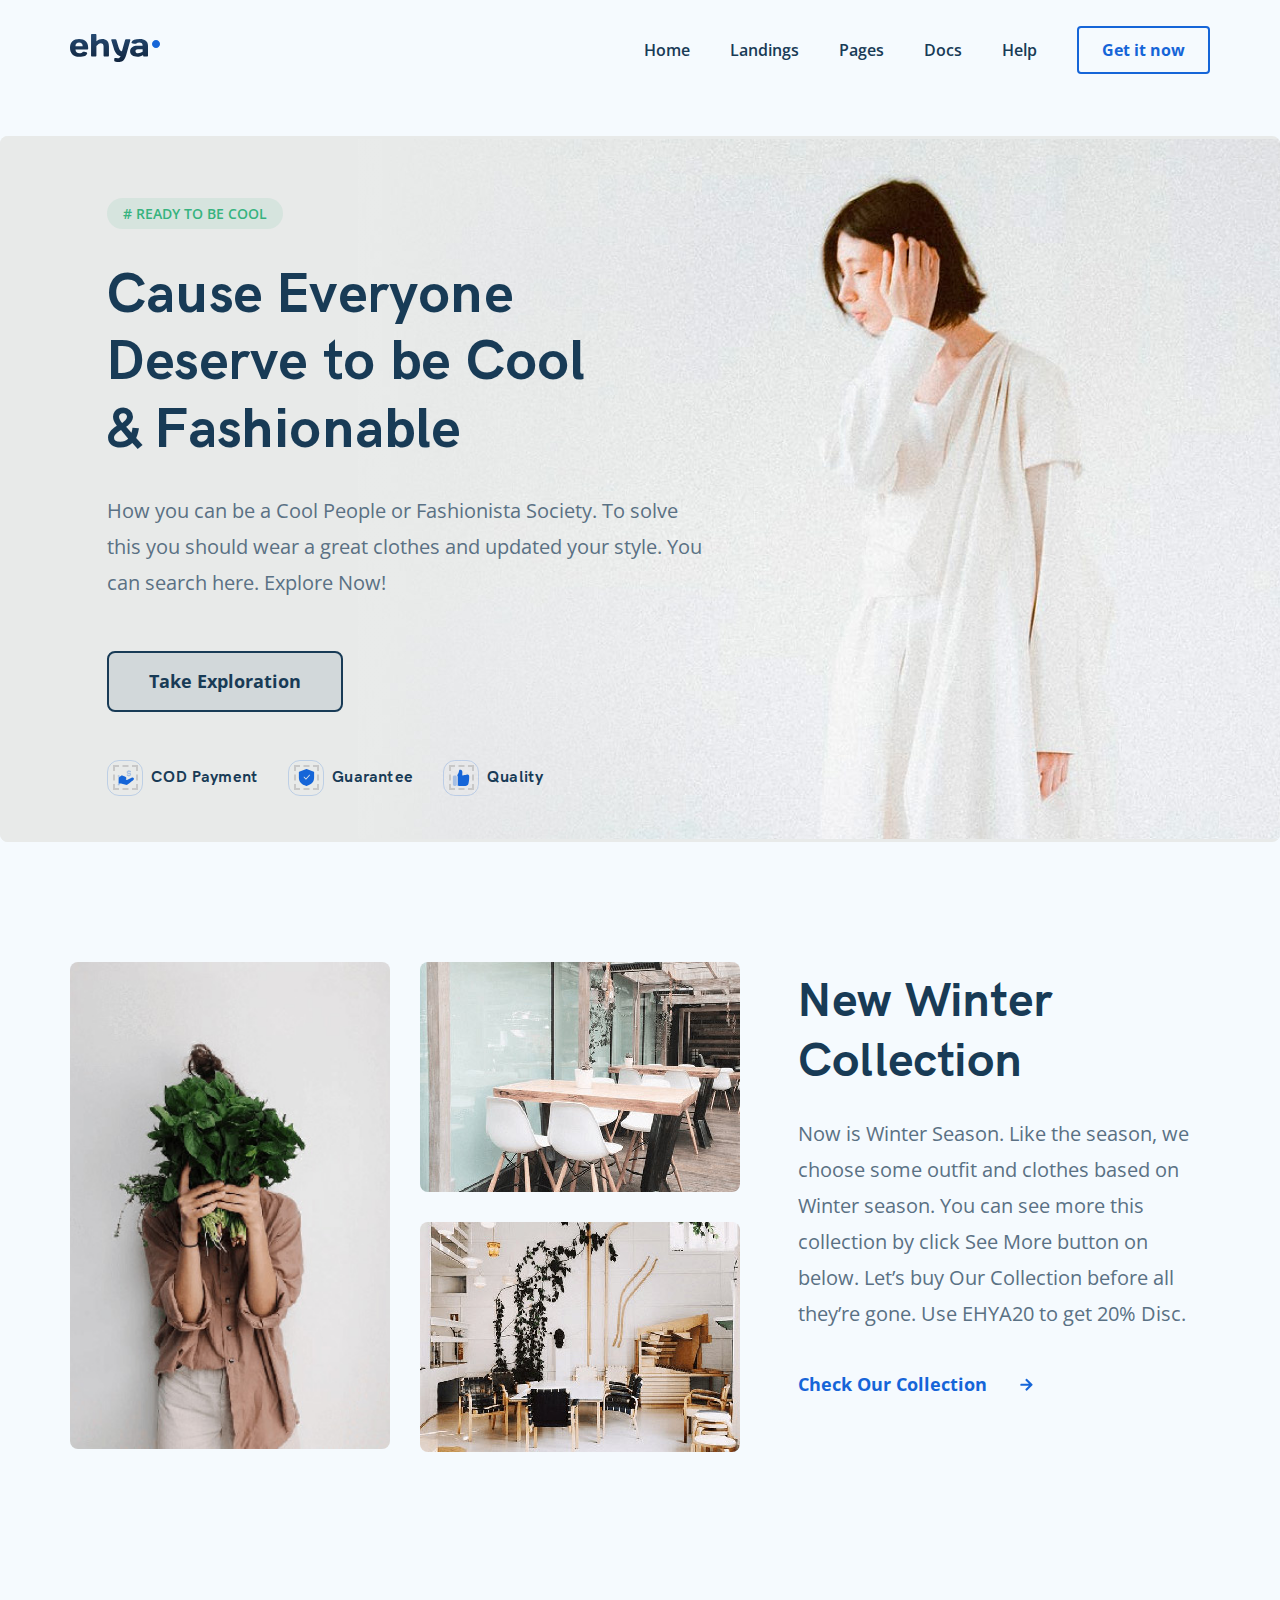
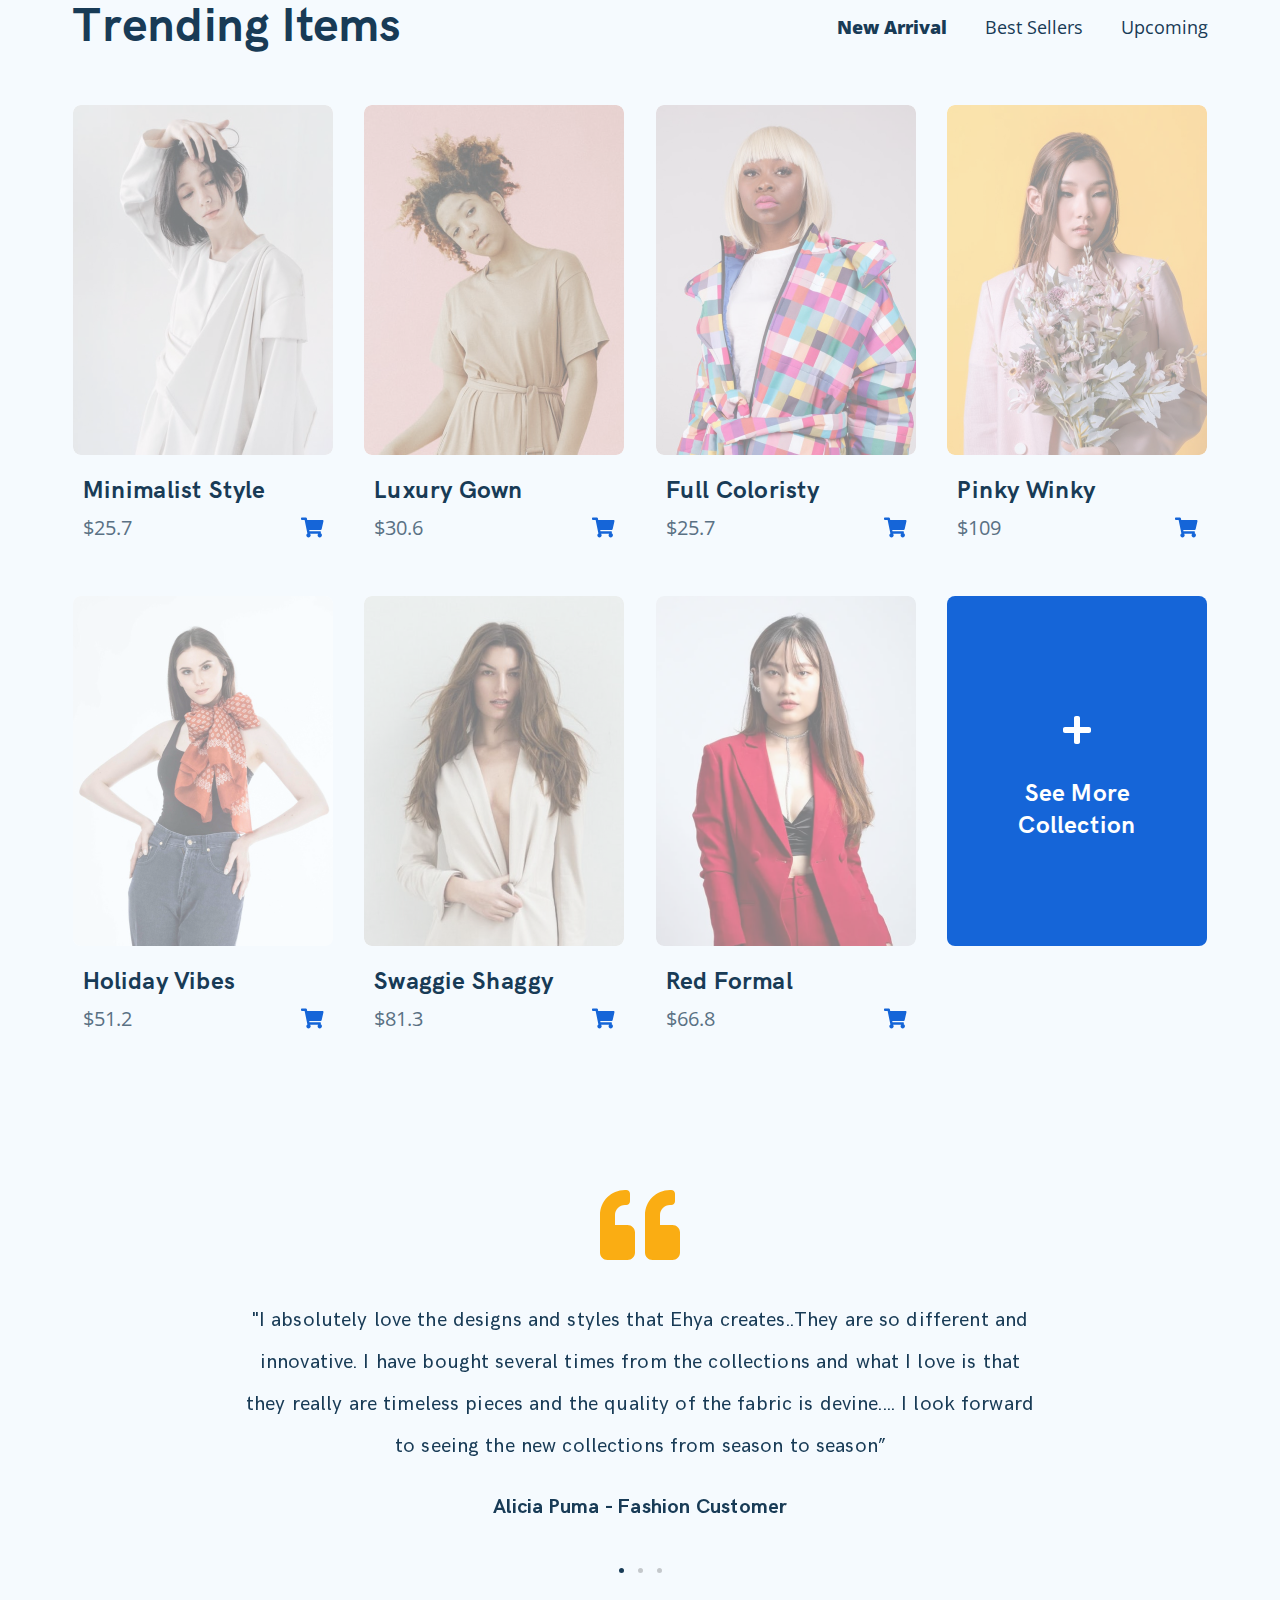
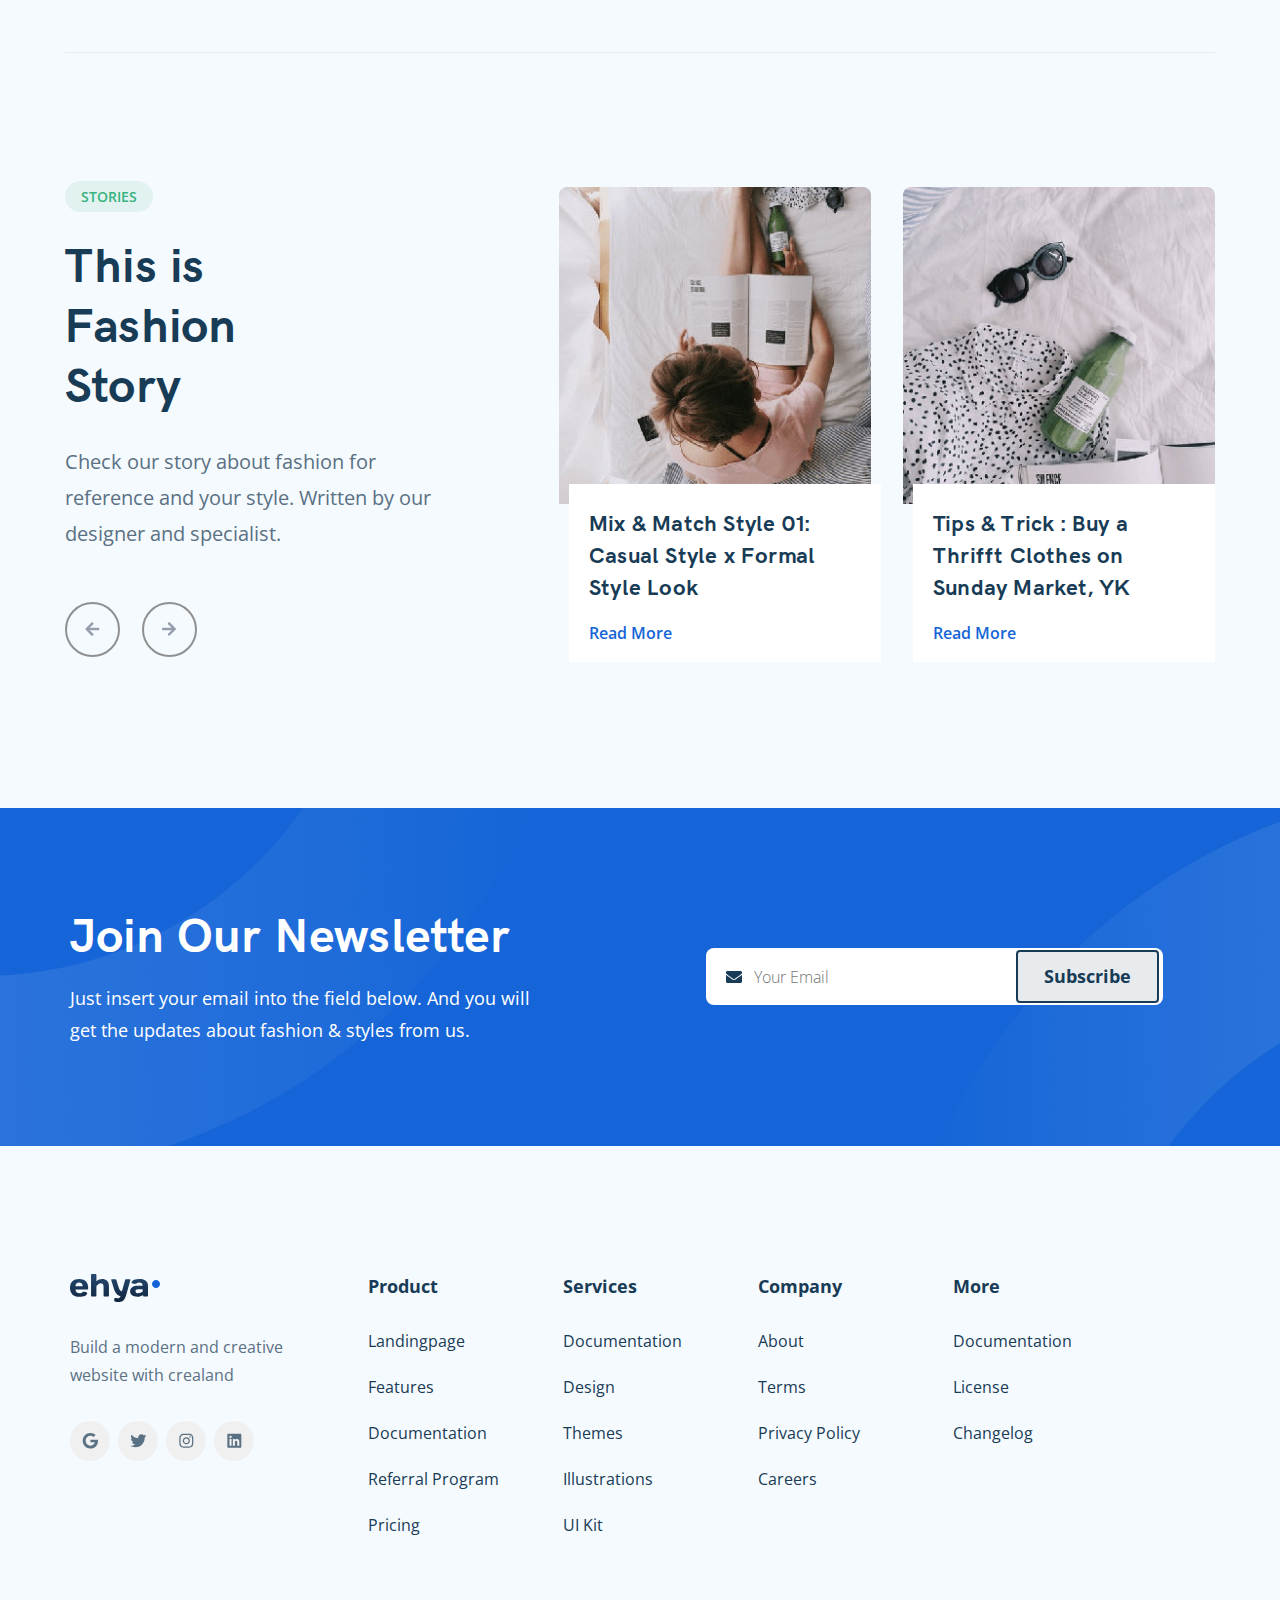
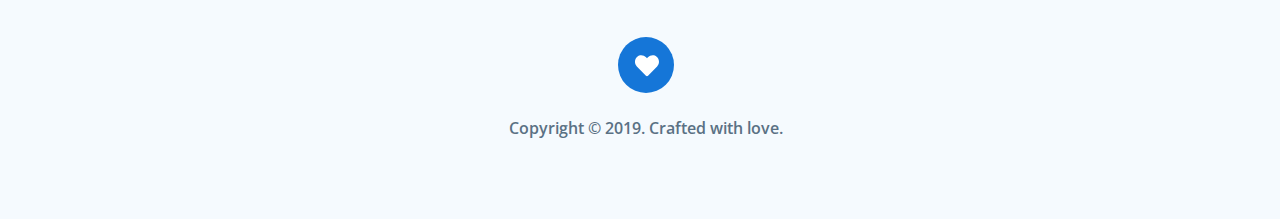
<file: index.html>
<!DOCTYPE html>
<html lang="en">
  <head>
    <meta charset="UTF-8" />
    <meta name="viewport" content="width=device-width, initial-scale=1.0" />
    <title>Fashion</title>
    <link rel="shortcut icon" href="/favicon.ico" type="image/x-icon" />
    <link rel="icon" href="./favicon.ico" type="image/x-icon" />
    <link
      href="https://fonts.googleapis.com/css2?family=Open+Sans:wght@400;600;700&display=swap"
      rel="stylesheet"
    />
    <link rel="stylesheet" href="css/swiper-bundle.min.css" />
    <link rel="stylesheet" href="css/style.css" />
  </head>

  <body>
    <svg
      style="width: 0; height: 0; position: absolute"
      aria-hidden="true"
      focusable="false"
    >
      <linearGradient id="google">
        <stop offset="0%" stop-color="#2b8cf5" />
        <stop offset="100%" stop-color="#9cf38b" />
      </linearGradient>
      <linearGradient id="twitter">
        <stop offset="0%" stop-color="#0c2eb6" />
        <stop offset="100%" stop-color="#3b96f8" />
      </linearGradient>
      <linearGradient id="instagram">
        <stop offset="0%" stop-color="#610cb6" />
        <stop offset="100%" stop-color=" #f00f5e" />
      </linearGradient>
      <linearGradient id="logo">
        <stop offset="0%" stop-color="#254a72" />
        <stop offset="100%" stop-color=" #1565D8" />
      </linearGradient>
    </svg>
    <header class="header">
      <div class="header-container">
        <div class="header__block">
          <a href="index.html" class="header__left">
            <svg
              class="logo-svg"
              width="90"
              height="28"
              viewBox="0 0 90 28"
              fill="none"
              xmlns="http://www.w3.org/2000/svg"
            >
              <path
                class="logo-text"
                fill-rule="evenodd"
                clip-rule="evenodd"
                d="M21.0365 0.96875V21.4531C21.0365 21.724 21.1273 21.9505 21.3088 22.1328C21.4903 22.3151 21.7159 22.4062 21.9856 22.4062H25.471C25.7407 22.4062 25.9663 22.3151 26.1478 22.1328C26.3293 21.9505 26.4201 21.724 26.4201 21.4531V12.056C27.9035 10.5664 29.2934 9.23438 30.5901 9.23438C32.5713 9.23438 33.5619 9.99478 33.5619 12.4844V21.4531C33.5619 21.724 33.6527 21.9505 33.8342 22.1328C34.0158 22.3151 34.2414 22.4062 34.5111 22.4062H37.9809C38.2609 22.4062 38.4917 22.3151 38.6732 22.1328C38.8548 21.9505 38.9455 21.724 38.9455 21.4531V12.4844C38.9455 9.9427 38.3128 8.05469 37.0473 6.82031C35.7818 5.58593 34.1402 4.96875 32.1227 4.96875C30.1051 4.96875 28.2043 5.72395 26.4201 7.23438V0.96875C26.4201 0.687499 26.3293 0.45573 26.1478 0.273438C25.9663 0.0911449 25.7407 0 25.471 0H21.9856C21.7159 0 21.4903 0.0911449 21.3088 0.273438C21.1273 0.45573 21.0365 0.687499 21.0365 0.96875ZM2.39617 20.4375C0.798715 18.9167 0 16.7266 0 13.8672C0 11.0078 0.803902 8.8099 2.41173 7.27344C4.01956 5.73697 6.24974 4.96875 9.10233 4.96875C11.9549 4.96875 14.1799 5.71614 15.7774 7.21094C17.3748 8.70574 18.1735 10.8489 18.1735 13.6406V14.5312C18.1735 14.8125 18.0828 15.0443 17.9013 15.2266C17.7197 15.4089 17.4889 15.5 17.2089 15.5H5.49252C5.59625 16.7813 5.9619 17.7135 6.58947 18.2969C7.21704 18.8802 8.22062 19.1719 9.60024 19.1719C10.9799 19.1719 11.9238 18.8594 12.4321 18.2344C12.9404 17.6094 13.9142 17.705 15.4164 17.9157C16.9186 18.1263 17.2575 18.9209 17.2089 19.1719C16.7323 21.6328 14.2357 22.7282 9.08677 22.7188C6.2238 22.7188 3.99362 21.9583 2.39617 20.4375ZM5.4614 12.2031H12.6966C12.5929 9.74478 11.3922 8.51562 9.09455 8.51562C6.79692 8.51562 5.58588 9.74478 5.4614 12.2031ZM45.7762 24.0312L47.8145 24.2969C49.0526 24.2969 49.9748 23.5243 50.581 21.9793C50.592 21.9514 50.5033 21.937 50.3389 21.9102C49.7121 21.8082 47.9841 21.5271 46.4764 19.6383C44.7481 17.4732 44.4913 16.6374 43.8218 14.4584L43.8213 14.457C43.7537 14.2368 43.6818 14.003 43.6038 13.7527L41.2854 6.2058C41.2543 6.12247 41.2387 6.02612 41.2387 5.91674C41.2387 5.80736 41.3036 5.67455 41.4332 5.5183C41.5629 5.36205 41.7574 5.27872 42.0167 5.2683L45.076 5.28125C45.3768 5.28125 45.6647 5.38281 45.9396 5.58594C46.2144 5.78906 46.3934 6.04167 46.4764 6.34375L48.5147 12.9688C49.0229 14.5938 49.539 15.7187 50.0628 16.3438C50.5867 16.9688 51.2065 17.2812 51.9222 17.2812L55.0186 6.34375C55.1015 6.04167 55.2649 5.78906 55.5087 5.58594C55.7524 5.38281 56.0247 5.28125 56.3256 5.28125H59.6086C59.8679 5.28125 60.0598 5.36458 60.1843 5.53125C60.3088 5.69792 60.371 5.83594 60.371 5.94531C60.371 6.05469 60.3607 6.14583 60.3399 6.21875L56.2633 20.8125C55.5372 23.3958 54.6373 25.2396 53.5637 26.3438C52.4901 27.4479 51.1079 28 49.4171 28L48.7672 27.9967C47.4163 27.9822 46.4375 27.9208 45.8306 27.8125C45.1305 27.6875 44.6922 27.5339 44.5159 27.3516C44.3395 27.1693 44.2513 26.9583 44.2513 26.7188V25C44.2513 24.7187 44.3395 24.487 44.5159 24.3047C44.6922 24.1224 44.9204 24.0312 45.2005 24.0312H45.7762ZM62.1448 21.2812C60.7756 20.3229 60.091 18.9688 60.091 17.2188C60.091 15.4688 60.7782 14.125 62.1526 13.1875C63.527 12.25 65.2982 11.7812 67.4662 11.7812H72.6164C72.6164 10.5625 72.3623 9.71354 71.854 9.23438C71.3457 8.75521 70.4562 8.51562 69.1855 8.51562C67.9995 8.51562 67.1434 8.79011 66.617 9.3391L66.5093 9.46094C65.9958 10.0911 64.3795 9.87688 62.9365 9.59891C61.4935 9.32095 61.4001 8.5848 61.5289 8.2017C62.2533 6.04639 65.0155 4.96875 69.8157 4.96875C72.2845 4.96875 74.2657 5.52343 75.7594 6.63281C77.2532 7.74219 78 9.45832 78 11.7812V21.4531C78 21.7344 77.9118 21.9635 77.7355 22.1406C77.5591 22.3177 77.3309 22.4062 77.0509 22.4062H74.0479C73.7678 22.4062 73.5396 22.3151 73.3633 22.1328C73.1869 21.9505 73.0987 21.724 73.0987 21.4531V20.9688C71.4598 22.1458 69.5693 22.7318 67.4273 22.7266C65.2852 22.7214 63.5244 22.2396 62.1448 21.2812ZM67.8396 15.3281H72.6164V17.7656C71.133 18.7031 69.5927 19.1719 67.9952 19.1719C67.1965 19.1719 66.5793 18.9896 66.1436 18.625C65.708 18.2604 65.4901 17.7969 65.4901 17.2344C65.4901 16.6719 65.7002 16.2135 66.1203 15.8594C66.5404 15.5052 67.1135 15.3281 67.8396 15.3281Z"
                fill="url(#paint0_linear)"
              />
              <path
                class="logo-dot"
                fill-rule="evenodd"
                clip-rule="evenodd"
                d="M86 14C88.2091 14 90 12.2091 90 10C90 7.79086 88.2091 6 86 6C83.7909 6 82 7.79086 82 10C82 12.2091 83.7909 14 86 14Z"
                fill="#1576D8"
              />
              <defs>
                <linearGradient
                  id="paint0_linear"
                  x1="0"
                  y1="0"
                  x2="0"
                  y2="28"
                  gradientUnits="userSpaceOnUse"
                >
                  <stop stop-color="#254A72" />
                  <stop offset="1" stop-color="#10243E" />
                </linearGradient>
              </defs>
            </svg>
          </a>
          <div class="header__right">
            <ul class="list-navigation">
              <li class="list-item"><a href="" class="list-link">Home</a></li>
              <li class="list-item">
                <a href="" class="list-link">Landings</a>
              </li>
              <li class="list-item"><a href="" class="list-link">Pages</a></li>
              <li class="list-item"><a href="" class="list-link">Docs</a></li>
              <li class="list-item"><a href="" class="list-link">Help</a></li>
            </ul>
            <button class="button header-button">Get it now</button>
          </div>
          <div class="menu-button">
            <div class="line-center"></div>
          </div>
        </div>
        <!-- /.header__block -->
      </div>
      <!-- /.container -->
    </header>
    <!--/. header  -->
    <section class="hero">
      <div class="hero-container">
        <div class="hero-block">
          <a href="#" class="green-block hero__green-block"
            ># READY TO BE COOL</a
          >
          <h1 class="hero-title">
            Cause Everyone <br />
            Deserve to be Cool <br />
            & Fashionable
          </h1>
          <p class="hero-text">
            How you can be a Cool People or Fashionista Society. To solve this
            you should wear a great clothes and updated your style. You can
            search here. Explore Now!
          </p>
          <button class="button hero-button">Take Exploration</button>
          <div class="hero__footer">
            <div class="hero__footer-item">
              <div class="border-round">
                <div class="border-cube">
                  <img
                    class="hero-icon"
                    src="img/hero/Icon_Get_Money.svg"
                    alt="icon:Get_Money"
                  />
                </div>
              </div>
              COD Payment
            </div>
            <!-- /.footer-item -->
            <div class="hero__footer-item">
              <div class="border-round">
                <div class="border-cube">
                  <img
                    class="hero-icon"
                    src="img/hero/Icon_Protection.svg"
                    alt="icon:Protection"
                  />
                </div>
              </div>
              Guarantee
            </div>
            <!-- /.footer-item -->
            <div class="hero__footer-item">
              <div class="border-round">
                <div class="border-cube">
                  <img
                    class="hero-icon"
                    src="img/hero/Icon_Like.svg"
                    alt="icon:like"
                  />
                </div>
              </div>
              Quality
            </div>
            <!-- /.footer-item -->
          </div>
          <!-- /.hero-footer -->
        </div>
        <!-- /.block-hero -->
      </div>
      <!-- /.container-hero -->
    </section>
    <!-- /.hero -->
    <section class="collection">
      <div class="collection-container">
        <div class="collection-block">
          <div class="collection__image">
            <div class="collection__image-left">
              <img
                class="image collection__image-big lazy"
                src="img/collection/card-1.jpg"
                alt="Image:collection"
              />
            </div>

            <div class="collection__image-right">
              <img
                class="image collection__image-small lazy"
                data-src="img/collection/card-2.jpg"
                alt="Image:collection"
                src="#"
              />
              <img
                class="image collection__image-small lazy"
                data-src="img/collection/card-3.jpg"
                alt="Image:collection"
                src="#"
              />
            </div>
          </div>
          <!-- /.collection__image -->
          <div class="collection__text">
            <h2 class="collection__title">New Winter Collection</h2>
            <p class="collection__description">
              Now is Winter Season. Like the season, we choose some outfit and
              clothes based on Winter season. You can see more this collection
              by click See More button on below. Let’s buy Our Collection before
              all they’re gone. Use EHYA20 to get 20% Disc.
            </p>
            <a href="#" class="button collection__check">
              Check Our Collection
              <span class="collection__check-row">
                <img src="img/collection/row-right.svg" alt="icon:row-right" />
              </span>
            </a>
          </div>
          <!-- /. collection__text-->
        </div>
        <!--/.collection-block- -->
      </div>
      <!-- /.container -->
    </section>
    <section class="trending">
      <div class="trending-container">
        <div class="trending-top">
          <h2 class="trending__title">Trending Items</h2>
          <div class="trending__category">
            <ul class="trending__category-list tabs">
              <li
                class="trending__category-item tab tab-title active"
                data-target="#trending"
              >
                New Arrival
              </li>
              <li
                class="trending__category-item tab tab-title"
                data-target="#best-sellers"
              >
                Best Sellers
              </li>
              <li
                class="trending__category-item tab tab-title"
                data-target="#upcoming"
              >
                Upcoming
              </li>
            </ul>
          </div>
          <!-- /.trending__category -->

          <!-- /.trending-top -->
        </div>
        <div class="trending-block tabs-content visible" id="trending">
          <div class="trending-card">
            <div class="trending__wrapper-image trending__card-1"></div>
            <h3 class="trending-card__title">Minimalist Style</h3>
            <span class="trending-card__price">$25.7</span>
            <button class="button trending-card__basket">
              <img
                class="icon-basket"
                src="img/trending/shopping-cart.svg"
                alt="Icon: bascet"
              />
            </button>
          </div>
          <!-- /.trending-card -->
          <div class="trending-card">
            <div class="trending__wrapper-image trending__card-2"></div>
            <h3 class="trending-card__title">Luxury Gown</h3>
            <span class="trending-card__price">$30.6</span>
            <button class="button trending-card__basket">
              <img
                class="icon-basket"
                src="img/trending/shopping-cart.svg"
                alt="Icon: bascet"
              />
            </button>
          </div>
          <!-- /.trending-card -->
          <div class="trending-card">
            <div class="trending__wrapper-image trending__card-3"></div>
            <h3 class="trending-card__title">Full Coloristy</h3>
            <span class="trending-card__price">$25.7</span>
            <button class="button trending-card__basket">
              <img
                class="icon-basket"
                src="img/trending/shopping-cart.svg"
                alt="Icon: bascet"
              />
            </button>
          </div>
          <!-- /.trending-card -->
          <div class="trending-card">
            <div class="trending__wrapper-image trending__card-4"></div>
            <h3 class="trending-card__title">Pinky Winky</h3>
            <span class="trending-card__price">$109</span>
            <button class="button trending-card__basket">
              <img
                class="icon-basket"
                src="img/trending/shopping-cart.svg"
                alt="Icon: bascet"
              />
            </button>
          </div>
          <!-- /.trending-card -->
          <div class="trending-card">
            <div class="trending__wrapper-image trending__card-5"></div>
            <h3 class="trending-card__title">Holiday Vibes</h3>
            <span class="trending-card__price">$51.2</span>
            <button class="button trending-card__basket">
              <img
                class="icon-basket"
                src="img/trending/shopping-cart.svg"
                alt="Icon: bascet"
              />
            </button>
          </div>
          <!-- /.trending-card -->
          <div class="trending-card">
            <div class="trending__wrapper-image trending__card-6"></div>
            <h3 class="trending-card__title">Swaggie Shaggy</h3>
            <span class="trending-card__price">$81.3</span>
            <button class="button trending-card__basket">
              <img
                class="icon-basket"
                src="img/trending/shopping-cart.svg"
                alt="Icon: bascet"
              />
            </button>
          </div>
          <!-- /.trending-card -->
          <div class="trending-card">
            <div class="trending__wrapper-image trending__card-7"></div>
            <h3 class="trending-card__title">Red Formal</h3>
            <span class="trending-card__price">$66.8</span>
            <button class="button trending-card__basket">
              <img
                class="icon-basket"
                src="img/trending/shopping-cart.svg"
                alt="Icon: bascet"
              />
            </button>
          </div>
          <!-- /.trending-card -->
          <button class="button trending-button">
            <img
              class="icon-plus"
              src="img/trending/plus.svg"
              alt="Icon: plus"
            />
            <span class="trending-button__text">See More Collection </span>
          </button>
          <!-- /.trending-card -->
        </div>
        <!-- /.trending-block -->
        <div class="trending-block tabs-content" id="best-sellers">
          <div class="trending-card">
            <div class="trending__wrapper-image trending__card-3"></div>
            <h3 class="trending-card__title">Minimalist Style</h3>
            <span class="trending-card__price">$25.7</span>
            <button class="button trending-card__basket">
              <img
                class="icon-basket"
                src="img/trending/shopping-cart.svg"
                alt="Icon: bascet"
              />
            </button>
          </div>
          <!-- /.trending-card -->

          <div class="trending-card">
            <div class="trending__wrapper-image trending__card-4"></div>
            <h3 class="trending-card__title">Pinky Winky</h3>
            <span class="trending-card__price">$109</span>
            <button class="button trending-card__basket">
              <img
                class="icon-basket"
                src="img/trending/shopping-cart.svg"
                alt="Icon: bascet"
              />
            </button>
          </div>
          <!-- /.trending-card -->
          <div class="trending-card">
            <div class="trending__wrapper-image trending__card-2"></div>
            <h3 class="trending-card__title">Full Coloristy</h3>
            <span class="trending-card__price">$25.7</span>
            <button class="button trending-card__basket">
              <img
                class="icon-basket"
                src="img/trending/shopping-cart.svg"
                alt="Icon: bascet"
              />
            </button>
          </div>
          <!-- /.trending-card -->

          <div class="trending-card">
            <div class="trending__wrapper-image trending__card-7"></div>
            <h3 class="trending-card__title">Swaggie Shaggy</h3>
            <span class="trending-card__price">$81.3</span>
            <button class="button trending-card__basket">
              <img
                class="icon-basket"
                src="img/trending/shopping-cart.svg"
                alt="Icon: bascet"
              />
            </button>
          </div>
          <!-- /.trending-card -->

          <div class="trending-card">
            <div class="trending__wrapper-image trending__card-5"></div>
            <h3 class="trending-card__title">Holiday Vibes</h3>
            <span class="trending-card__price">$51.2</span>
            <button class="button trending-card__basket">
              <img
                class="icon-basket"
                src="img/trending/shopping-cart.svg"
                alt="Icon: bascet"
              />
            </button>
          </div>
          <!-- /.trending-card -->
          <button class="button trending-button">
            <img
              class="icon-plus"
              src="img/trending/plus.svg"
              alt="Icon: plus"
            />
            <span class="trending-button__text">See More Collection </span>
          </button>
          <!-- /.trending-card -->
        </div>
        <!-- /.trending-block -->
        <div class="trending-block tabs-content" id="upcoming">
          <!-- /.trending-card -->
          <div class="trending-card">
            <div class="trending__wrapper-image trending__card-2"></div>
            <h3 class="trending-card__title">Luxury Gown</h3>
            <span class="trending-card__price">$30.6</span>
            <button class="button trending-card__basket">
              <img
                class="icon-basket"
                src="img/trending/shopping-cart.svg"
                alt="Icon: bascet"
              />
            </button>
          </div>
          <!-- /.trending-card -->

          <div class="trending-card">
            <div class="trending__wrapper-image trending__card-4"></div>
            <h3 class="trending-card__title">Pinky Winky</h3>
            <span class="trending-card__price">$109</span>
            <button class="button trending-card__basket">
              <img
                class="icon-basket"
                src="img/trending/shopping-cart.svg"
                alt="Icon: bascet"
              />
            </button>
          </div>
          <!-- /.trending-card -->

          <div class="trending-card">
            <div class="trending__wrapper-image trending__card-6"></div>
            <h3 class="trending-card__title">Swaggie Shaggy</h3>
            <span class="trending-card__price">$81.3</span>
            <button class="button trending-card__basket">
              <img
                class="icon-basket"
                src="img/trending/shopping-cart.svg"
                alt="Icon: bascet"
              />
            </button>
          </div>
          <!-- /.trending-card -->
          <div class="trending-card">
            <div class="trending__wrapper-image trending__card-7"></div>
            <h3 class="trending-card__title">Red Formal</h3>
            <span class="trending-card__price">$66.8</span>
            <button class="button trending-card__basket">
              <img
                class="icon-basket"
                src="img/trending/shopping-cart.svg"
                alt="Icon: bascet"
              />
            </button>
          </div>
          <!-- /.trending-card -->
          <button class="button trending-button">
            <img
              class="icon-plus"
              src="img/trending/plus.svg"
              alt="Icon: plus"
            />
            <span class="trending-button__text">See More Collection </span>
          </button>
          <!-- /.trending-card -->
        </div>
        <!-- /.trending-block -->
      </div>

      <!-- /.container -->
    </section>
    <div class="reviews">
      <div class="reviews-container">
        <div class="swiper-reviews">
          <!-- Additional required wrapper -->
          <div class="swiper-wrapper">
            <!-- Slides -->
            <div class="swiper-slide">
              <div class="reviews-block">
                <!-- <img class="icon-quote" src="img/trending/quote-left.svg" alt="Icon: quote" /> -->
                <picture class="icon-quote">
                  <source
                    srcset="img/trending/quote-left-mb.svg"
                    media="(max-width: 576px) "
                  />
                  <img src="img/trending/quote-left.svg" alt="Icon: quote" />
                </picture>
                <p class="reviews-text">
                  "I absolutely love the designs and styles that Ehya
                  creates..They are so different and innovative. I have bought
                  several times from the collections and what I love is that
                  they really are timeless pieces and the quality of the fabric
                  is devine.... I look forward to seeing the new collections
                  from season to season”
                </p>
                <span class="reviews-name reviews-name_desktop"
                  >Alicia Puma - Fashion Customer
                </span>
                <span class="reviews-name reviews-name_mobile"
                  >- Alicia Puma - Fashion Customer
                </span>
              </div>
              <!--/.reviews-block-->
            </div>
            <div class="swiper-slide">
              <div class="reviews-block">
                <picture class="icon-quote">
                  <source
                    srcset="img/trending/quote-left-mb.svg"
                    media="(max-width: 576px) "
                  />
                  <img src="img/trending/quote-left.svg" alt="Icon: quote" />
                </picture>
                <p class="reviews-text">
                  ” Lorem ipsum dolor sit amet, consectetur adipisicing elit.
                  Recusandae iusto, fugiat accusamus excepturi aut dolore,
                  explicabo quo magnam eaque harum quis hic animi tenetur quae
                  vero architecto, fuga rem! Consequuntur. ”
                </p>
                <span class="reviews-name reviews-name_desktop"
                  >Jhon Fige - Model Critic
                </span>
                <span class="reviews-name reviews-name_mobile"
                  >- Jhon Fige - Model Critic
                </span>
              </div>
              <!--/.reviews-block-->
            </div>
            <div class="swiper-slide">
              <div class="reviews-block">
                <picture class="icon-quote">
                  <source
                    srcset="img/trending/quote-left-mb.svg"
                    media="(max-width: 576px) "
                  />
                  <img src="img/trending/quote-left.svg" alt="Icon: quote" />
                </picture>
                <p class="reviews-text">
                  " Lorem ipsum dolor sit amet consectetur adipisicing elit. Eos
                  quasi odit modi aut, maiores ratione blanditiis pariatur
                  reiciendis! Numquam vero sed eaque iusto soluta ab fuga,
                  aliquam dolores nulla deserunt. ”
                </p>
                <span class="reviews-name reviews-name_desktop"
                  >Alex Gumaine - Fashion Man
                </span>
                <span class="reviews-name reviews-name_mobile"
                  >- Alex Gumaine - Fashion Man
                </span>
              </div>
              <!--/.reviews-block-->
            </div>
          </div>
          <!-- If we need pagination -->
          <div class="swiper-pagination"></div>
        </div>
      </div>
      <!-- /.container -->
    </div>
    <section class="story">
      <div class="story-container">
        <div class="story-block">
          <div class="story-block__text">
            <a href="#" class="green-block story__green-block">Stories</a>
            <h2 class="story__title">This is Fashion Story</h2>
            <p class="story__description">
              Check our story about fashion for reference and your style.
              Written by our designer and specialist.
            </p>
            <div class="story__button">
              <button class="button story__button-left">
                <!-- <img class="row-left" src="img/stories/row-left.svg" alt="Icon: row-left" /> -->
              </button>
              <button class="button story__button-right">
                <!-- <img class="row-rigt" src="img/stories/row-right.svg" alt="Icon: row-right" /> -->
              </button>
            </div>
            <!-- /.story__button -->
          </div>
          <!-- ./story-block__text -->

          <!-- Slider main container -->
          <div class="swiper-container">
            <!-- Additional required wrapper -->
            <div class="swiper-wrapper">
              <!-- Slides -->

              <div class="swiper-slide story__wrapper-cards">
                <div class="story-card">
                  <img
                    class="story-card__image lazy"
                    src="img/stories/card-1.jpg"
                    alt="Image: story"
                  />
                  <div class="story-card__text">
                    <div class="story-card__title">
                      Mix & Match Style 01: Casual Style x Formal Style Look
                    </div>
                    <a class="story-card__read" href="#">Read More</a>
                  </div>
                </div>
                <!-- /.story-card -->

                <div class="story-card">
                  <img
                    class="story-card__image lazy"
                    src="img/stories/card-2.jpg"
                    alt="Image: story"
                  />
                  <div class="story-card__text">
                    <div class="story-card__title">
                      Tips & Trick : Buy a Thrifft Clothes on Sunday Market, YK
                    </div>
                    <a class="story-card__read" href="#">Read More</a>
                  </div>
                </div>
                <!-- /.story-card -->
              </div>
              <!-- /.story__wrapper-cards -->
              <div class="swiper-slide story__wrapper-cards">
                <div class="story-card">
                  <img
                    class="story-card__image lazy"
                    src="img/stories/card-3.jpg"
                    alt="Image: story"
                  />
                  <div class="story-card__text">
                    <div class="story-card__title">
                      Tips & Trick : Buy a Thrifft Clothes on Sunday Market, YK
                    </div>
                    <a class="story-card__read" href="#">Read More</a>
                  </div>
                </div>
                <!-- /.story-card -->

                <div class="story-card">
                  <img
                    class="story-card__image lazy"
                    src="img/stories/card-4.jpg"
                    alt="Image: story"
                  />
                  <div class="story-card__text">
                    <div class="story-card__title">
                      Mix & Match Style 01: Casual Style x Formal Style Look
                    </div>
                    <a class="story-card__read" href="#">Read More</a>
                  </div>
                </div>
                <!-- /.story-card -->
              </div>
              <!-- /.story__wrapper-cards -->
              <div class="swiper-slide story__wrapper-cards">
                <div class="story-card">
                  <img
                    class="story-card__image lazy"
                    src="img/stories/card-5.jpg"
                    alt="Image: story"
                  />
                  <div class="story-card__text">
                    <div class="story-card__title">
                      Mix & Match Style 01: Casual Style x Formal Style Look
                    </div>
                    <a class="story-card__read" href="#">Read More</a>
                  </div>
                </div>
                <!-- /.story-card -->

                <div class="story-card">
                  <img
                    class="story-card__image lazy"
                    src="img/stories/card-6.jpg"
                    alt="Image: story"
                  />
                  <div class="story-card__text">
                    <div class="story-card__title">
                      Tips & Trick : Buy a Thrifft Clothes on Sunday Market, YK
                    </div>
                    <a class="story-card__read" href="#">Read More</a>
                  </div>
                </div>
                <!-- /.story-card -->
              </div>
              <!-- /.story__wrapper-cards -->
            </div>
          </div>
        </div>
        <!-- /.story-block-->
      </div>
      <!-- /.container -->
    </section>
    <section class="newsletter">
      <div class="newsletter-container">
        <div class="newsletter-block">
          <div class="newsletter-text">
            <h2 class="newsletter-title">Join Our Newsletter</h2>
            <p class="newsletter-description">
              Just insert your email into the field below. And you will get the
              updates about fashion & styles from us.
            </p>
          </div>
          <form
            action="send.php"
            method="post"
            class="form subscribe newsletter__subscribe"
          >
            <input
              type="email"
              placeholder="Your Email "
              class="subscribe__input"
              name="email"
              required
            />
            <button class="subscribe__button" name="subscription">
              Subscribe
            </button>
          </form>
        </div>
      </div>
    </section>
    <footer class="footer">
      <div class="footer-container">
        <div class="footer__main-block">
          <div class="footer__block">
            <a href="index.html" class="footer__block-logo">
              <svg
                class="logo-svg"
                width="90"
                height="28"
                viewBox="0 0 90 28"
                fill="none"
                xmlns="http://www.w3.org/2000/svg"
              >
                <path
                  class="logo-text"
                  fill-rule="evenodd"
                  clip-rule="evenodd"
                  d="M21.0365 0.96875V21.4531C21.0365 21.724 21.1273 21.9505 21.3088 22.1328C21.4903 22.3151 21.7159 22.4062 21.9856 22.4062H25.471C25.7407 22.4062 25.9663 22.3151 26.1478 22.1328C26.3293 21.9505 26.4201 21.724 26.4201 21.4531V12.056C27.9035 10.5664 29.2934 9.23438 30.5901 9.23438C32.5713 9.23438 33.5619 9.99478 33.5619 12.4844V21.4531C33.5619 21.724 33.6527 21.9505 33.8342 22.1328C34.0158 22.3151 34.2414 22.4062 34.5111 22.4062H37.9809C38.2609 22.4062 38.4917 22.3151 38.6732 22.1328C38.8548 21.9505 38.9455 21.724 38.9455 21.4531V12.4844C38.9455 9.9427 38.3128 8.05469 37.0473 6.82031C35.7818 5.58593 34.1402 4.96875 32.1227 4.96875C30.1051 4.96875 28.2043 5.72395 26.4201 7.23438V0.96875C26.4201 0.687499 26.3293 0.45573 26.1478 0.273438C25.9663 0.0911449 25.7407 0 25.471 0H21.9856C21.7159 0 21.4903 0.0911449 21.3088 0.273438C21.1273 0.45573 21.0365 0.687499 21.0365 0.96875ZM2.39617 20.4375C0.798715 18.9167 0 16.7266 0 13.8672C0 11.0078 0.803902 8.8099 2.41173 7.27344C4.01956 5.73697 6.24974 4.96875 9.10233 4.96875C11.9549 4.96875 14.1799 5.71614 15.7774 7.21094C17.3748 8.70574 18.1735 10.8489 18.1735 13.6406V14.5312C18.1735 14.8125 18.0828 15.0443 17.9013 15.2266C17.7197 15.4089 17.4889 15.5 17.2089 15.5H5.49252C5.59625 16.7813 5.9619 17.7135 6.58947 18.2969C7.21704 18.8802 8.22062 19.1719 9.60024 19.1719C10.9799 19.1719 11.9238 18.8594 12.4321 18.2344C12.9404 17.6094 13.9142 17.705 15.4164 17.9157C16.9186 18.1263 17.2575 18.9209 17.2089 19.1719C16.7323 21.6328 14.2357 22.7282 9.08677 22.7188C6.2238 22.7188 3.99362 21.9583 2.39617 20.4375ZM5.4614 12.2031H12.6966C12.5929 9.74478 11.3922 8.51562 9.09455 8.51562C6.79692 8.51562 5.58588 9.74478 5.4614 12.2031ZM45.7762 24.0312L47.8145 24.2969C49.0526 24.2969 49.9748 23.5243 50.581 21.9793C50.592 21.9514 50.5033 21.937 50.3389 21.9102C49.7121 21.8082 47.9841 21.5271 46.4764 19.6383C44.7481 17.4732 44.4913 16.6374 43.8218 14.4584L43.8213 14.457C43.7537 14.2368 43.6818 14.003 43.6038 13.7527L41.2854 6.2058C41.2543 6.12247 41.2387 6.02612 41.2387 5.91674C41.2387 5.80736 41.3036 5.67455 41.4332 5.5183C41.5629 5.36205 41.7574 5.27872 42.0167 5.2683L45.076 5.28125C45.3768 5.28125 45.6647 5.38281 45.9396 5.58594C46.2144 5.78906 46.3934 6.04167 46.4764 6.34375L48.5147 12.9688C49.0229 14.5938 49.539 15.7187 50.0628 16.3438C50.5867 16.9688 51.2065 17.2812 51.9222 17.2812L55.0186 6.34375C55.1015 6.04167 55.2649 5.78906 55.5087 5.58594C55.7524 5.38281 56.0247 5.28125 56.3256 5.28125H59.6086C59.8679 5.28125 60.0598 5.36458 60.1843 5.53125C60.3088 5.69792 60.371 5.83594 60.371 5.94531C60.371 6.05469 60.3607 6.14583 60.3399 6.21875L56.2633 20.8125C55.5372 23.3958 54.6373 25.2396 53.5637 26.3438C52.4901 27.4479 51.1079 28 49.4171 28L48.7672 27.9967C47.4163 27.9822 46.4375 27.9208 45.8306 27.8125C45.1305 27.6875 44.6922 27.5339 44.5159 27.3516C44.3395 27.1693 44.2513 26.9583 44.2513 26.7188V25C44.2513 24.7187 44.3395 24.487 44.5159 24.3047C44.6922 24.1224 44.9204 24.0312 45.2005 24.0312H45.7762ZM62.1448 21.2812C60.7756 20.3229 60.091 18.9688 60.091 17.2188C60.091 15.4688 60.7782 14.125 62.1526 13.1875C63.527 12.25 65.2982 11.7812 67.4662 11.7812H72.6164C72.6164 10.5625 72.3623 9.71354 71.854 9.23438C71.3457 8.75521 70.4562 8.51562 69.1855 8.51562C67.9995 8.51562 67.1434 8.79011 66.617 9.3391L66.5093 9.46094C65.9958 10.0911 64.3795 9.87688 62.9365 9.59891C61.4935 9.32095 61.4001 8.5848 61.5289 8.2017C62.2533 6.04639 65.0155 4.96875 69.8157 4.96875C72.2845 4.96875 74.2657 5.52343 75.7594 6.63281C77.2532 7.74219 78 9.45832 78 11.7812V21.4531C78 21.7344 77.9118 21.9635 77.7355 22.1406C77.5591 22.3177 77.3309 22.4062 77.0509 22.4062H74.0479C73.7678 22.4062 73.5396 22.3151 73.3633 22.1328C73.1869 21.9505 73.0987 21.724 73.0987 21.4531V20.9688C71.4598 22.1458 69.5693 22.7318 67.4273 22.7266C65.2852 22.7214 63.5244 22.2396 62.1448 21.2812ZM67.8396 15.3281H72.6164V17.7656C71.133 18.7031 69.5927 19.1719 67.9952 19.1719C67.1965 19.1719 66.5793 18.9896 66.1436 18.625C65.708 18.2604 65.4901 17.7969 65.4901 17.2344C65.4901 16.6719 65.7002 16.2135 66.1203 15.8594C66.5404 15.5052 67.1135 15.3281 67.8396 15.3281Z"
                  fill="url(#paint0_linear)"
                />
                <path
                  class="logo-dot"
                  fill-rule="evenodd"
                  clip-rule="evenodd"
                  d="M86 14C88.2091 14 90 12.2091 90 10C90 7.79086 88.2091 6 86 6C83.7909 6 82 7.79086 82 10C82 12.2091 83.7909 14 86 14Z"
                  fill="#1576D8"
                />
                <defs>
                  <linearGradient
                    id="paint0_linear"
                    x1="0"
                    y1="0"
                    x2="0"
                    y2="28"
                    gradientUnits="userSpaceOnUse"
                  >
                    <stop stop-color="#254A72" />
                    <stop offset="1" stop-color="#10243E" />
                  </linearGradient>
                </defs>
              </svg>
            </a>
            <span class="footer__logo-text"
              >Build a modern and creative website with crealand
            </span>
            <div class="footer__logo-social">
              <a
                href="https://www.google.com/"
                target="_blank"
                class="footer__social"
              >
                <svg
                  class="icon icon-google"
                  width="16"
                  height="17"
                  viewBox="0 0 16 17"
                  fill="none"
                  xmlns="http://www.w3.org/2000/svg"
                >
                  <path
                    d="M15.9583 8.92505C15.9583 8.42505 15.8958 8.05005 15.8333 7.6438H8.45825V10.3H12.8333C12.677 11.4563 11.5208 13.6438 8.45825 13.6438C5.802 13.6438 3.64575 11.4563 3.64575 8.73755C3.64575 4.3938 8.77075 2.3938 11.5208 5.05005L13.6458 3.0188C12.302 1.7688 10.5208 0.987549 8.45825 0.987549C4.14575 0.987549 0.708252 4.4563 0.708252 8.73755C0.708252 13.05 4.14575 16.4875 8.45825 16.4875C12.927 16.4875 15.9583 13.3625 15.9583 8.92505Z"
                  />
                </svg>
              </a>
              <a
                href="https://twitter.com/"
                target="_blank"
                class="footer__social"
              >
                <svg
                  class="icon icon-twitter"
                  width="17"
                  height="14"
                  viewBox="0 0 17 14"
                  fill="none"
                  xmlns="http://www.w3.org/2000/svg"
                >
                  <path
                    d="M14.677 3.48755C15.302 3.0188 15.8645 2.4563 16.302 1.80005C15.7395 2.05005 15.0833 2.23755 14.427 2.30005C15.1145 1.8938 15.6145 1.2688 15.8645 0.487549C15.2395 0.862549 14.5208 1.1438 13.802 1.30005C13.177 0.643799 12.3333 0.268799 11.3958 0.268799C9.58325 0.268799 8.1145 1.73755 8.1145 3.55005C8.1145 3.80005 8.14575 4.05005 8.20825 4.30005C5.4895 4.1438 3.052 2.8313 1.427 0.862549C1.14575 1.3313 0.989502 1.8938 0.989502 2.5188C0.989502 3.6438 1.552 4.6438 2.45825 5.23755C1.927 5.2063 1.39575 5.0813 0.958252 4.8313V4.86255C0.958252 6.4563 2.08325 7.7688 3.58325 8.0813C3.33325 8.1438 3.02075 8.2063 2.7395 8.2063C2.52075 8.2063 2.33325 8.17505 2.1145 8.1438C2.52075 9.4563 3.7395 10.3938 5.177 10.425C4.052 11.3 2.64575 11.8313 1.1145 11.8313C0.833252 11.8313 0.583252 11.8 0.333252 11.7688C1.77075 12.7063 3.4895 13.2375 5.3645 13.2375C11.3958 13.2375 14.677 8.2688 14.677 3.92505C14.677 3.7688 14.677 3.6438 14.677 3.48755Z"
                  />
                </svg>
              </a>
              <a
                href="https://www.instagram.com/"
                target="_blank"
                class="footer__social"
              >
                <svg
                  class="icon icon-instagram"
                  width="15"
                  height="15"
                  viewBox="0 0 15 15"
                  fill="none"
                  xmlns="http://www.w3.org/2000/svg"
                >
                  <path
                    d="M7.33325 4.1438C5.33325 4.1438 3.7395 5.7688 3.7395 7.73755C3.7395 9.73755 5.33325 11.3313 7.33325 11.3313C9.302 11.3313 10.927 9.73755 10.927 7.73755C10.927 5.7688 9.302 4.1438 7.33325 4.1438ZM7.33325 10.0813C6.052 10.0813 4.9895 9.05005 4.9895 7.73755C4.9895 6.4563 6.02075 5.42505 7.33325 5.42505C8.6145 5.42505 9.64575 6.4563 9.64575 7.73755C9.64575 9.05005 8.6145 10.0813 7.33325 10.0813ZM11.8958 4.0188C11.8958 3.55005 11.5208 3.17505 11.052 3.17505C10.5833 3.17505 10.2083 3.55005 10.2083 4.0188C10.2083 4.48755 10.5833 4.86255 11.052 4.86255C11.5208 4.86255 11.8958 4.48755 11.8958 4.0188ZM14.2708 4.86255C14.2083 3.73755 13.9583 2.73755 13.1458 1.92505C12.3333 1.11255 11.3333 0.862549 10.2083 0.800049C9.052 0.737549 5.58325 0.737549 4.427 0.800049C3.302 0.862549 2.33325 1.11255 1.4895 1.92505C0.677002 2.73755 0.427002 3.73755 0.364502 4.86255C0.302002 6.0188 0.302002 9.48755 0.364502 10.6438C0.427002 11.7688 0.677002 12.7375 1.4895 13.5813C2.33325 14.3938 3.302 14.6438 4.427 14.7063C5.58325 14.7688 9.052 14.7688 10.2083 14.7063C11.3333 14.6438 12.3333 14.3938 13.1458 13.5813C13.9583 12.7375 14.2083 11.7688 14.2708 10.6438C14.3333 9.48755 14.3333 6.0188 14.2708 4.86255ZM12.7708 11.8625C12.552 12.4875 12.052 12.9563 11.4583 13.2063C10.5208 13.5813 8.33325 13.4875 7.33325 13.4875C6.302 13.4875 4.1145 13.5813 3.20825 13.2063C2.58325 12.9563 2.1145 12.4875 1.8645 11.8625C1.4895 10.9563 1.58325 8.7688 1.58325 7.73755C1.58325 6.73755 1.4895 4.55005 1.8645 3.61255C2.1145 3.0188 2.58325 2.55005 3.20825 2.30005C4.1145 1.92505 6.302 2.0188 7.33325 2.0188C8.33325 2.0188 10.5208 1.92505 11.4583 2.30005C12.052 2.5188 12.5208 3.0188 12.7708 3.61255C13.1458 4.55005 13.052 6.73755 13.052 7.73755C13.052 8.7688 13.1458 10.9563 12.7708 11.8625Z"
                    fill="#5A7184"
                  />
                </svg>
              </a>
              <a
                href="https://www.linkedin.com/"
                target="_blank"
                class="footer__social"
              >
                <svg
                  class="icon icon-linkedin"
                  width="15"
                  height="15"
                  viewBox="0 0 15 15"
                  fill="none"
                  xmlns="http://www.w3.org/2000/svg"
                >
                  <path
                    d="M13.3333 0.737549H1.302C0.770752 0.737549 0.333252 1.2063 0.333252 1.7688V13.7375C0.333252 14.3 0.770752 14.7375 1.302 14.7375H13.3333C13.8645 14.7375 14.3333 14.3 14.3333 13.7375V1.7688C14.3333 1.2063 13.8645 0.737549 13.3333 0.737549ZM4.552 12.7375H2.4895V6.0813H4.552V12.7375ZM3.52075 5.1438C2.83325 5.1438 2.302 4.61255 2.302 3.9563C2.302 3.30005 2.83325 2.73755 3.52075 2.73755C4.177 2.73755 4.70825 3.30005 4.70825 3.9563C4.70825 4.61255 4.177 5.1438 3.52075 5.1438ZM12.3333 12.7375H10.2395V9.48755C10.2395 8.73755 10.2395 7.73755 9.177 7.73755C8.08325 7.73755 7.927 8.5813 7.927 9.4563V12.7375H5.8645V6.0813H7.83325V6.98755H7.8645C8.14575 6.4563 8.83325 5.8938 9.83325 5.8938C11.927 5.8938 12.3333 7.30005 12.3333 9.0813V12.7375Z"
                  />
                </svg>
              </a>
            </div>
          </div>
          <!-- /.footer__block -->
          <div class="footer__block-list">
            <div class="footer__list">
              <h3 class="footer__list-title">Product</h3>
              <ul class="footer__list-item">
                <li class="footer__item">
                  <a class="footer__link" href="#">Landingpage</a>
                </li>
                <li class="footer__item">
                  <a class="footer__link" href="#">Features</a>
                </li>
                <li class="footer__item">
                  <a class="footer__link" href="#">Documentation</a>
                </li>
                <li class="footer__item">
                  <a class="footer__link" href="#">Referral Program</a>
                </li>
                <li class="footer__item">
                  <a class="footer__link" href="#">Pricing</a>
                </li>
              </ul>
            </div>
            <div class="footer__list">
              <h3 class="footer__list-title">Services</h3>
              <ul class="footer__list-item">
                <li class="footer__item">
                  <a class="footer__link" href="#">Documentation</a>
                </li>
                <li class="footer__item">
                  <a class="footer__link" href="#">Design</a>
                </li>
                <li class="footer__item">
                  <a class="footer__link" href="#">Themes</a>
                </li>
                <li class="footer__item">
                  <a class="footer__link" href="#">Illustrations</a>
                </li>
                <li class="footer__item">
                  <a class="footer__link" href="#">UI Kit</a>
                </li>
              </ul>
            </div>
            <div class="footer__list">
              <h3 class="footer__list-title">Company</h3>
              <ul class="footer__list-item">
                <li class="footer__item">
                  <a class="footer__link" href="#">About</a>
                </li>
                <li class="footer__item">
                  <a class="footer__link" href="#">Terms</a>
                </li>
                <li class="footer__item">
                  <a class="footer__link" href="#">Privacy Policy</a>
                </li>
                <li class="footer__item">
                  <a class="footer__link" href="#">Careers</a>
                </li>
              </ul>
            </div>
            <div class="footer__list">
              <h3 class="footer__list-title">More</h3>
              <ul class="footer__list-item">
                <li class="footer__item">
                  <a class="footer__link" href="#">Documentation</a>
                </li>
                <li class="footer__item">
                  <a class="footer__link" href="#">License</a>
                </li>
                <li class="footer__item">
                  <a class="footer__link" href="#">Changelog</a>
                </li>
              </ul>
            </div>
          </div>
          <!-- /.footer__block-list-->
        </div>
        <!-- /.footer__main-block -->
        <div class="footer-bottom">
          <div class="footer__wrapper-heart">
            <a href="#">
              <img
                class="footer__heart"
                src="img/footer/heart.svg"
                alt="Image: heart"
              />
            </a>
          </div>
          <span class="footer__copyright"
            >Copyright © 2019. Crafted with love.</span
          >
        </div>
      </div>
      <!-- /.container -->
    </footer>

    <script src="js/jquery.min.js"></script>
    <script src="js/jquery.lazy.min.js"></script>
    <script src="js/swiper-bundle.min.js"></script>
    <script src="js/jquery.validate.min.js"></script>
    <script src="js/main.js"></script>
  </body>
</html>
</file>
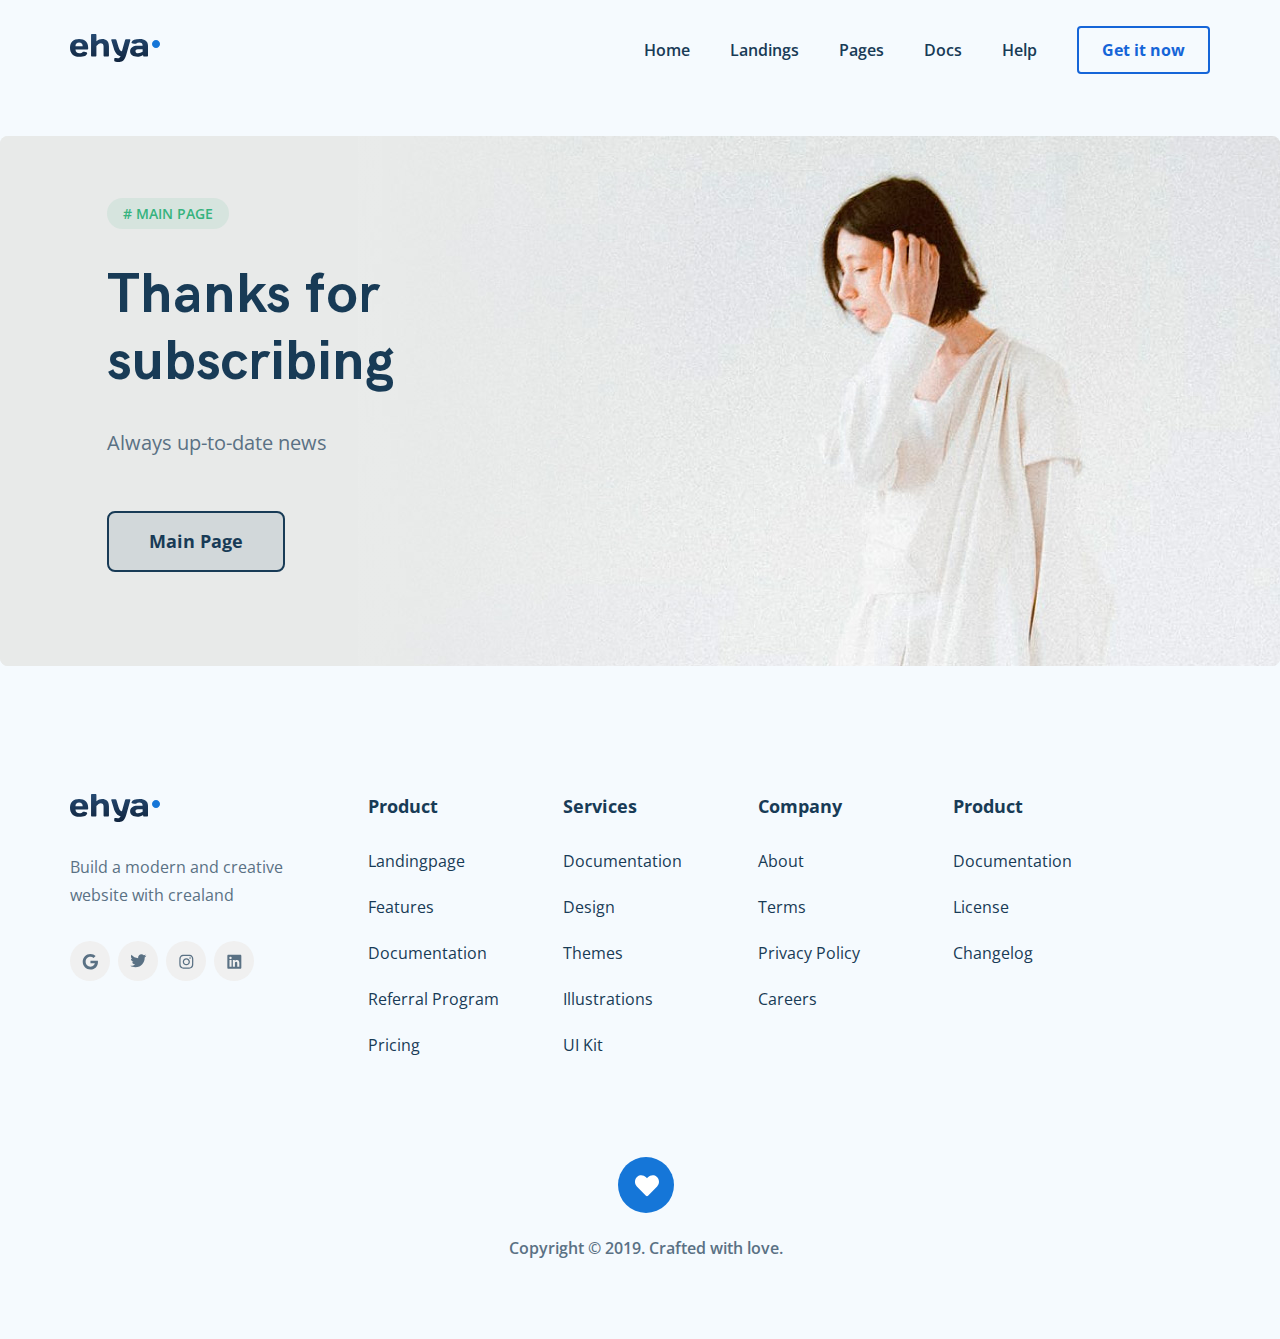
<file: subscription.html>
<!DOCTYPE html>
<html lang="en">

<head>
  <meta charset="UTF-8" />
  <meta name="viewport" content="width=device-width, initial-scale=1.0" />
  <title>Fashion</title>
  <link rel="shortcut icon" href="/favicon.ico" type="image/x-icon" />
  <link rel="icon" href="./favicon.ico" type="image/x-icon" />
  <link href="https://fonts.googleapis.com/css2?family=Open+Sans:wght@400;600;700&display=swap" rel="stylesheet" />
  <link rel="stylesheet" href="css/swiper-bundle.min.css" />
  <link rel="stylesheet" href="css/style.css" />
</head>

<body>
  <header class="header">
    <div class="header-container">
      <div class="header__block">
        <a href="index.html" class="header__left">
          <img src="img/Logo.svg" alt="Image: Logo" />
        </a>
        <div class="header__right">
          <ul class="list-navigation">
            <li class="list-item"><a href="" class="list-link">Home</a></li>
            <li class="list-item">
              <a href="" class="list-link">Landings</a>
            </li>
            <li class="list-item"><a href="" class="list-link">Pages</a></li>
            <li class="list-item"><a href="" class="list-link">Docs</a></li>
            <li class="list-item"><a href="" class="list-link">Help</a></li>
          </ul>
          <button class="button header-button">
            Get it now
          </button>
        </div>
        <div class="menu-button">
          <div class="line-center"></div>
        </div>
      </div>
      <!-- /.header__block -->
    </div>
    <!-- /.container -->
  </header>
  <!--/. header  -->
  <section class="hero hero-subscribtoin">
    <div class="hero-container">
      <div class="hero-block hero-block-subscribtoin">
        <a href="index.html" class="green-block hero__green-block"># MAIN PAGE</a>
        <h1 class="hero-title">
          Thanks for <br> subscribing
        </h1>
        <p class="hero-text  hero-text-subscribtoin">
          Always up-to-date news
        </p>
        <a href="index.html" class="button hero-button">
          Main Page
        </a>

      </div>
      <!-- /.block-hero -->
    </div>
    <!-- /.container-hero -->
  </section>
  <!-- /.hero -->
  <footer class="footer">
    <div class="footer-container">
      <div class="footer__main-block">
        <div class="footer__block">
          <a href="index.html" class="footer__block-logo">
            <img src="img/Logo.svg" alt="Image: logo" />
          </a>
          <span class="footer__logo-text">Build a modern and creative website with crealand
          </span>
          <div class="footer__logo-social">
            <a href="#" class="footer__social">
              <img class="footer__social-image" src="img/footer/google.svg" alt="Icon: google" />
            </a>
            <a href="#" class="footer__social">
              <img class="footer__social-image" src="img/footer/twitter.svg" alt="Icon: twitter" />
            </a>
            <a href="#" class="footer__social">
              <img class="footer__social-image" src="img/footer/instagram.svg" alt="Icon: instagram" />
            </a>
            <a href="#" class="footer__social">
              <img class="footer__social-image" src="img/footer/lin.svg" alt="Icon: in" />
            </a>
          </div>
        </div>
        <!-- /.footer__block -->
        <div class="footer__block-list">
          <div class="footer__list">
            <h3 class="footer__list-title">Product</h3>
            <ul class="footer__list-item">
              <li class="footer__item">
                <a class="footer__link" href="#">Landingpage</a>
              </li>
              <li class="footer__item">
                <a class="footer__link" href="#">Features</a>
              </li>
              <li class="footer__item">
                <a class="footer__link" href="#">Documentation</a>
              </li>
              <li class="footer__item">
                <a class="footer__link" href="#">Referral Program</a>
              </li>
              <li class="footer__item">
                <a class="footer__link" href="#">Pricing</a>
              </li>
            </ul>
          </div>
          <div class="footer__list">
            <h3 class="footer__list-title">Services</h3>
            <ul class="footer__list-item">
              <li class="footer__item">
                <a class="footer__link" href="#">Documentation</a>
              </li>
              <li class="footer__item">
                <a class="footer__link" href="#">Design</a>
              </li>
              <li class="footer__item">
                <a class="footer__link" href="#">Themes</a>
              </li>
              <li class="footer__item">
                <a class="footer__link" href="#">Illustrations</a>
              </li>
              <li class="footer__item">
                <a class="footer__link" href="#">UI Kit</a>
              </li>
            </ul>
          </div>
          <div class="footer__list">
            <h3 class="footer__list-title">Company</h3>
            <ul class="footer__list-item">
              <li class="footer__item">
                <a class="footer__link" href="#">About</a>
              </li>
              <li class="footer__item">
                <a class="footer__link" href="#">Terms</a>
              </li>
              <li class="footer__item">
                <a class="footer__link" href="#">Privacy Policy</a>
              </li>
              <li class="footer__item">
                <a class="footer__link" href="#">Careers</a>
              </li>
            </ul>
          </div>
          <div class="footer__list">
            <h3 class="footer__list-title">Product</h3>
            <ul class="footer__list-item">
              <li class="footer__item">
                <a class="footer__link" href="#">Documentation</a>
              </li>
              <li class="footer__item">
                <a class="footer__link" href="#">License</a>
              </li>
              <li class="footer__item">
                <a class="footer__link" href="#">Changelog</a>
              </li>
            </ul>
          </div>
        </div>
        <!-- /.footer__block-list-->
      </div>
      <!-- /.footer__main-block -->
      <div class="footer-bottom">
        <div class="footer__wrapper-heart">
          <a href="#">
            <img class="footer__heart" src="img/footer/heart.svg" alt="Image: heart" />
          </a>
        </div>
        <span class="footer__copyright">Copyright © 2019. Crafted with love.</span>
      </div>
    </div>
    <!-- /.container -->
  </footer>

  <script src="js/jquery.min.js"></script>
  <script src="js/jquery.lazy.min.js"></script>
  <script src="js/swiper-bundle.min.js"></script>
  <script src="js/main.js"></script>
</body>

</html>
</file>
<file: css/style.css>
*{box-sizing:border-box;outline:none}@font-face{font-family:"HKGrotesk";src:url("../fonts/HKGrotesk-Bold.woff2") format("woff2");font-weight:bold;font-style:normal}@font-face{font-family:"HKGrotesk";src:url("../fonts/HKGrotesk-Regular.woff2") format("woff2");font-weight:normal;font-style:normal}body{font-family:'Open Sans', sans-serif;color:#333;background-color:#F5FAFE}.container{max-width:1140px;margin:auto}img{max-width:100%;object-fit:cover}ul{margin:0;padding:0}li{list-style:none}.input{background-color:#fff;border-radius:4px;border:none;padding:0 23px;height:50px;outline:none}.green-block{padding:6px 16px;font-family:'Open Sans', sans-serif;font-style:normal;font-weight:600;font-size:14px;line-height:20px;text-transform:uppercase;color:#36B37E;background:rgba(54,179,126,0.1);border-radius:2000px}a{text-decoration:none}.button{cursor:pointer;border:none}.invalid{z-index:2;position:absolute;left:10px;bottom:2px;font-size:12px;line-height:15px;color:red}source{display:block}svg path{fill:inherit;stroke:inherit;stroke-width:inherit}/*! normalize.css v8.0.1 | MIT License | github.com/necolas/normalize.css */html{line-height:1.15;-webkit-text-size-adjust:100%}body{margin:0}main{display:block}h1{font-size:2em;margin:0.67em 0}hr{box-sizing:content-box;height:0;overflow:visible}pre{font-family:monospace, monospace;font-size:1em}a{background-color:transparent}abbr[title]{border-bottom:none;text-decoration:underline;text-decoration:underline dotted}b,strong{font-weight:bolder}code,kbd,samp{font-family:monospace, monospace;font-size:1em}small{font-size:80%}sub,sup{font-size:75%;line-height:0;position:relative;vertical-align:baseline}sub{bottom:-0.25em}sup{top:-0.5em}img{border-style:none}button,input,optgroup,select,textarea{font-family:inherit;font-size:100%;line-height:1.15;margin:0}button,input{overflow:visible}button,select{text-transform:none}button,[type="button"],[type="reset"],[type="submit"]{-webkit-appearance:button}button::-moz-focus-inner,[type="button"]::-moz-focus-inner,[type="reset"]::-moz-focus-inner,[type="submit"]::-moz-focus-inner{border-style:none;padding:0}button:-moz-focusring,[type="button"]:-moz-focusring,[type="reset"]:-moz-focusring,[type="submit"]:-moz-focusring{outline:1px dotted ButtonText}fieldset{padding:0.35em 0.75em 0.625em}legend{box-sizing:border-box;color:inherit;display:table;max-width:100%;padding:0;white-space:normal}progress{vertical-align:baseline}textarea{overflow:auto}[type="checkbox"],[type="radio"]{box-sizing:border-box;padding:0}[type="number"]::-webkit-inner-spin-button,[type="number"]::-webkit-outer-spin-button{height:auto}[type="search"]{-webkit-appearance:textfield;outline-offset:-2px}[type="search"]::-webkit-search-decoration{-webkit-appearance:none}::-webkit-file-upload-button{-webkit-appearance:button;font:inherit}details{display:block}summary{display:list-item}template{display:none}[hidden]{display:none}.header{margin-bottom:36px}.header-container{max-width:1140px;margin:auto}.header__right{display:flex;align-items:center;justify-content:space-between}.header-button{margin-right:0;padding:11px 23px;border:2px solid #1565D8;border-radius:4px;color:#1565D8;background-color:inherit;font-family:Open Sans;font-style:normal;font-weight:bold;font-size:16px;line-height:22px;transition:all 0.3s ease}.header__block{height:100px;display:flex;justify-content:space-between;align-items:center}.list-navigation{display:flex;align-items:center;padding:0;margin:0}.list-link{text-decoration:none;color:#183B56}.list-link:hover{background:linear-gradient(45deg, #183B56 0%, #2b95f8 100%);-webkit-background-clip:text;-webkit-text-fill-color:transparent;color:#0B2349}.list-item{position:relative;list-style-type:none;margin-right:40px;font-family:'Open Sans', sans-serif;font-weight:600;font-size:16px;line-height:22px}.list-item:after{content:"";position:absolute;bottom:0;left:0;width:100%;height:1px;background:linear-gradient(45deg, #183B56 0%, #2b95f8 100%);transform:scaleX(0);transition:transform 0.2s}.list-item:hover:after{transform:scaleX(1)}.menu-button{display:none}.logo-text{fill:url(#paint0_linear)}.logo-dot{fill:#1565D8}@media (max-width: 1200px){.header-container{max-width:900px}}@media (max-width: 991px){.header{position:fixed;top:0;margin-bottom:30px;width:100%;background-color:inherit;z-index:10}.header__block{height:64px;max-width:650px;margin:4px auto}.header-container{max-width:683px}.header__right{display:block;width:70%;position:fixed;top:67px;left:100%;width:100%;padding-top:30px;padding-bottom:30px;padding-right:20px;padding-left:20px;background-color:#fff;text-align:center;border-radius:4px;transition:all 0.4s}.header__right__visible{display:block;left:0;transition:left 0.6s}.header-button{font-size:22px;line-height:28px;margin-left:0;width:65%;background-color:#1565D8;color:#ffffff}.list-navigation{display:block}.list-item{margin-right:0;margin-bottom:20px;font-size:22px;line-height:28px}.list-item:after{display:none}.menu-button{display:block;position:relative;top:0;left:0;width:22px;height:17px;background-color:inherit;cursor:pointer}.line-center{position:absolute;top:7.5px;width:22px;height:2px;background-color:black;transition:all 0.4s}.line-center-active{transform:rotate(90deg);height:0}.line-center::before{content:"";display:block;position:absolute;top:0px;left:0px;width:22px;height:2px;background-color:black;margin-top:-7px;transition:all 0.4s}.line-center::after{content:"";display:block;position:absolute;top:0px;left:0px;width:22px;height:2px;background-color:black;margin-top:7px;transition:all 0.4s}.line-center-active::before{transform:rotate(45deg);margin-top:0px}.line-center-active::after{transform:rotate(-45deg);margin-top:0px}}@media (max-width: 767px){.header__block{height:67px;max-width:85%;margin:auto}}@media (max-width: 500px){.header-button{width:90%}}@media (max-width: 320px){.header-container{max-width:272px;margin-left:24px;margin-right:24px}.header__block{max-width:100%;margin:0}}.hero{margin-bottom:120px}.hero-subscribtoin{margin-bottom:0}.hero-container{max-width:1280px;margin:auto;background-repeat:no-repeat;object-fit:cover;background:#E8EAE9;border-radius:8px;overflow:hidden}.hero-block{padding-left:107px;padding-top:68px;padding-bottom:46px;background:linear-gradient(270deg, rgba(238,238,238,0.0001) 67.34%, #E8EAE9 100%),url(../img/hero/hero-bg.jpg);background-repeat:no-repeat;background-position:right}.hero-block-subscribtoin{background-position:top;background-position:right top}.hero__green-block{margin-bottom:34px}.hero-title{font-family:"HKGrotesk";font-style:normal;font-weight:bold;font-size:56px;line-height:121%;letter-spacing:0.2px;color:#183B56;margin-bottom:28px}.hero-text{max-width:600px;font-family:'Open Sans', sans-serif;font-style:normal;font-weight:normal;font-size:20px;line-height:180%;color:#5A7184;margin-bottom:50px}.hero-button{display:inline-block;margin-bottom:48px;padding:16px 40px;font-family:Open Sans;font-style:normal;font-weight:bold;font-size:18px;line-height:25px;text-align:center;color:#183B56;border:2px solid #183B56;border-radius:8px;background-color:rgba(24,59,86,0.1);transition:all 0.2s ease}.hero__footer{display:flex;flex-wrap:wrap;font-family:"HKGrotesk";font-style:normal;font-weight:600;font-size:16px;line-height:125%;letter-spacing:0.2px;color:#183B56}.hero__footer-item{display:flex;align-items:center;margin-right:30px}.border-cube{width:25px;height:25px;display:flex;align-items:center;justify-content:center;border:2px dashed #c8c8c8}.border-round{display:flex;align-items:center;justify-content:center;width:36px;height:36px;border:0.75px solid rgba(21,101,216,0.2);border-radius:12px;margin-right:8px}@media (max-width: 1200px){.hero-container{max-width:90%}.hero-block{background-position:160px 0}}@media (max-width: 991px){.hero{margin-top:97px;margin-bottom:80px}.hero-container{max-width:728px}.hero-block{padding-left:28px;padding-top:42px;padding-bottom:36px;background-position:0% -18px}.hero-title{font-size:48px;line-height:60px;margin-bottom:20px}.hero-text{max-width:400px;font-size:18px;line-height:32px;margin-bottom:36px;margin-top:0}.hero-text-subscribtoin{max-width:100%}.hero-button{margin-bottom:40px}.hero__footer-item{margin-right:20px}}@media (max-width: 767px){.hero-container{max-width:90%}.hero-block{background-position:40% -18px}.hero-title{font-size:32px;line-height:40px}.hero-button{background-color:#183B56;color:#ffffff}}@media (max-width: 576px){.hero{margin-top:88px;margin-bottom:64px}.hero-subscribtoin{margin-bottom:0}.hero-button{padding:13px 48px;font-size:16px;line-height:22px;margin-bottom:24px}.hero-title{margin-bottom:16px;margin-top:24px}.hero-block{background-repeat:no-repeat;background:linear-gradient(180deg, rgba(238,238,238,0.0001) 47.32%, #E8EAE9 65.51%),url(../img/hero/hero-bg.jpg);padding-top:385px;padding-bottom:18px;padding-left:20px;padding-right:20px;background-position:68% 0px;text-align:center}.hero__footer{justify-content:space-evenly}.hero__footer-item{margin-bottom:18px;margin-right:0}.hero-text{font-size:16px;line-height:28px;margin-bottom:25px}.green-block{padding:2px 28px}.border-round{height:21px;width:21px;border:none}.border-cube{width:20px;height:20px}}@media (max-width: 320px){.hero-container{max-width:320px;border-radius:0}}.collection{margin-bottom:145px}.collection-container{max-width:1140px;margin:auto}.collection-block{display:flex;flex-wrap:wrap}.collection__image{display:flex;flex-wrap:wrap;margin-right:58px}.collection__image-big{width:320px;height:487px;border-radius:8px}.collection__image-small{width:320px;height:230px;border-radius:8px}.collection__image-left{margin-right:30px}.collection__image-right{display:flex;flex-direction:column;justify-content:space-between}.collection__text{max-width:392px}.collection__title{font-family:"HKGrotesk";margin-top:10px;margin-bottom:24px;font-style:normal;font-weight:bold;font-size:48px;line-height:125%;letter-spacing:0.2px;color:#183B56}.collection__description{font-family:Open Sans;font-style:normal;font-weight:normal;font-size:20px;line-height:180%;margin-bottom:40px;color:#5A7184}.collection__check{font-family:Open Sans;font-style:normal;font-weight:bold;font-size:18px;line-height:25px;text-align:center;color:#1565D8;background-color:inherit;transition:all 0.3s ease}.collection__check-row{background-color:inherit;margin-left:28px}@media (max-width: 1200px){.collection-container{max-width:920px}.collection-block{justify-content:center}.collection__image{margin-right:0}.collection__text{text-align:center;max-width:90%}}@media (max-width: 991px){.collection{margin-bottom:80px}.collection-block{justify-content:start}.collection-container{max-width:672px}.collection__image{margin-bottom:26px}.collection__text{text-align:start;max-width:100%}.collection__title{margin-bottom:18px}.collection__description{margin-bottom:30px}}@media (max-width: 767px){.collection-container{max-width:90%}.collection__image-left{width:46%}.collection__image-right{width:46%}}@media (max-width: 576px){.collection{margin-bottom:64px}.collection-container{max-width:90%}.collection-block{justify-content:center}.collection__title{font-size:28px;line-height:36px;margin-bottom:16px}.collection__image{margin-bottom:26px}.collection__image-big{width:100%;height:300px;border-radius:3.36px}.collection__image-small{width:49%;height:150px;border-radius:3.36px}.collection__image-left{width:100%;margin-right:0;margin-bottom:14px}.collection__image-right{width:100%;flex-direction:row;justify-content:space-between}.collection__description{max-width:90%;font-size:16px;line-height:28px;margin:auto;margin-bottom:24px}.collection__text{text-align:center}.collection__check{font-size:16px;line-height:22px}.collection__check-row{margin-left:26px}}@media (max-width: 320px){.collection{margin-bottom:64px}.collection-container{max-width:290px}.collection__title{font-size:28px;line-height:36px;margin-bottom:16px}.collection__image{margin-bottom:26px}.collection__image-big{width:100%;height:300px}.collection__image-small{width:138px;height:97px}.collection__image-left{width:100%;margin-right:0;margin-bottom:14px}.collection__image-right{width:100%;flex-direction:row;justify-content:space-between}.collection__description{max-width:275px;font-size:16px;line-height:28px;margin:auto;margin-bottom:24px}.collection__text{text-align:center}.collection__check{font-size:16px;line-height:22px}.collection__check-row{margin-left:26px}}.trending{margin-bottom:103px}.trending-container{max-width:1135px;margin:auto}.trending-top{display:flex;align-items:center;justify-content:space-between;flex-wrap:wrap;margin-bottom:48px}.trending__title{font-family:"HKGrotesk";font-style:normal;font-weight:bold;font-size:48px;line-height:60px;color:#183B56;margin-top:0;margin-bottom:0}.trending__category-list{display:flex;align-items:center;justify-content:space-between;flex-wrap:wrap}.trending__category-item{font-family:Open Sans;font-style:normal;font-weight:normal;font-size:18px;line-height:25px;color:#183B56;margin-left:38px;cursor:pointer}.trending__category-item:first-child{margin-left:0}.trending-block{display:none;align-items:start;justify-content:space-between;flex-wrap:wrap}.trending__wrapper-image{width:260px;height:350px;border-radius:8px;margin-bottom:20px;overflow:hidden;opacity:.5;transition:all 0.4s}.trending__card-1{background-image:url(../img/trending/card-1.jpg);background-size:cover;background-repeat:no-repeat}.trending__card-2{background-image:url(../img/trending/card-2.jpg);background-size:cover;background-repeat:no-repeat}.trending__card-3{background-image:url(../img/trending/card-3.jpg);background-size:cover;background-repeat:no-repeat}.trending__card-4{background-image:url(../img/trending/card-4.jpg);background-size:cover;background-repeat:no-repeat}.trending__card-5{background-image:url(../img/trending/card-5.jpg);background-size:cover;background-repeat:no-repeat}.trending__card-6{background-image:url(../img/trending/card-6.jpg);background-size:cover;background-repeat:no-repeat}.trending__card-7{background-image:url(../img/trending/card-7.jpg);background-size:cover;background-repeat:no-repeat}.trending-card{position:relative;margin-bottom:50px}.trending-card__image{width:260px}.trending-card__title{font-family:"HKGrotesk";font-style:normal;font-weight:bold;font-size:24px;line-height:32px;letter-spacing:0.2px;color:#183B56;margin:0 0 3px 10px}.trending-card__price{font-family:'Open Sans';font-style:normal;font-weight:normal;font-size:20px;line-height:36px;color:#5A7184;margin-left:10px}.trending-card__basket{border:none;background-color:inherit;position:absolute;right:3px;bottom:4px;cursor:pointer}.trending-button{display:flex;flex-direction:column;justify-content:space-between;align-items:center;width:260px;height:350px;padding-top:120px;padding-bottom:104px;padding-right:74px;padding-left:74px;border-radius:8px;border:none;background-color:#1565D8;cursor:pointer;transition:all 0.3s ease}.trending-button__text{font-family:"HKGrotesk";font-style:normal;font-weight:bold;font-size:24px;line-height:32px;text-align:center;letter-spacing:0.2px;color:#FFFFFF}.active{font-weight:900}.visible{display:flex}@media (max-width: 1200px){.trending-container{max-width:920px}.trending-block{justify-content:space-evenly}}@media (max-width: 991px){.trending{margin-bottom:40px}.trending-container{max-width:608px}.trending-block{justify-content:space-between}.trending-card{margin-bottom:48px}.trending-card__image{width:280px}.trending-card__basket{right:4px;bottom:2px}.trending__wrapper-image{width:280px}.trending-top{justify-content:center;margin-bottom:56px}.trending__title{margin-bottom:28px}.trending-button{width:280px}}@media (max-width: 767px){.trending-container{max-width:90%}.trending__wrapper-image{opacity:1}}@media (max-width: 650px){.trending__wrapper-image{width:250px}}@media (max-width: 576px){.trending{margin-bottom:48px}.trending-container{max-width:90%}.trending-block{justify-content:space-evenly}.trending-top{margin:auto;max-width:85%;flex-direction:column;margin-bottom:36px}.trending__title{font-size:28px;line-height:36px;margin-bottom:24px}.trending__category{width:100%}.trending__category-item{font-size:16px;line-height:22px;margin-left:16px}.trending__wrapper-image{width:140px;height:170px;overflow:hidden;margin-bottom:13px;border-radius:8px}.trending-card{position:relative;margin-bottom:26px}.trending-card__image{width:140px;height:240px}.trending-card__title{font-size:16px;line-height:20px;margin:0}.trending-card__price{font-size:14px;line-height:24px;margin-right:0px;margin-left:0}.trending-card__basket{left:40px;width:25px;bottom:2px}.trending-button{width:140px;height:170px;padding-top:40px;padding-bottom:29px;padding-right:24px;padding-left:24px}.trending-button__text{font-size:20px;line-height:24px}}@media (max-width: 500px){.trending-container{max-width:75%}.trending-top{max-width:100%}.trending-block{justify-content:space-between}}@media (max-width: 420px){.trending-container{max-width:90%}}@media (max-width: 360px){.trending__category-item{margin-left:3px}}@media (max-width: 320px){.trending{margin-bottom:36px}.trending-container{max-width:290px}.trending__category-item{margin-left:3px}.trending__wrapper-image{width:140px;height:170px;overflow:hidden;margin-bottom:12px;border-radius:8px}.trending-card__image{width:140px;height:240px}.trending-card__title{font-size:16px;line-height:20px}.trending-button{width:140px;height:170px;padding-top:40px;padding-bottom:29px;padding-right:24px;padding-left:24px}.trending-button__text{font-size:20px;line-height:24px}}.reviews{margin-bottom:65px}.reviews-container{max-width:800px;margin:auto}.reviews-block{display:flex;flex-direction:column;align-items:center;margin-bottom:68px}.reviews-text{margin-top:35px;margin-bottom:28px;font-family:"HKGrotesk";font-style:normal;font-weight:normal;font-size:20px;line-height:42px;text-align:center;letter-spacing:0.133333px;color:#183B56}.reviews-name{font-family:"HKGrotesk";font-style:normal;font-weight:bold;font-size:20px;line-height:24px;text-align:center;letter-spacing:0.2px;color:#183B56}.reviews-name_desctop{display:block}.reviews-name_mobile{display:none}.swiper-reviews{position:relative;overflow:hidden;cursor:pointer}.swiper-pagination{color:#000000;z-index:1}.swiper-pagination-bullet{width:5px;height:5px;margin:0 7px !important}.swiper-pagination-bullet-active{background:#183B56}@media (max-width: 991px){.reviews-container{max-width:630px}.reviews-block{margin-bottom:57px}.reviews-text{margin-top:25px;margin-bottom:37px}}@media (max-width: 767px){.reviews-container{max-width:80%}}@media (max-width: 576px){.reviews-name{display:none;max-width:200px}.reviews-name_mobile{display:block}.reviews-name_desctop{display:none}.reviews-text{margin-bottom:25px;margin-top:21px;font-size:18px;line-height:36px;letter-spacing:0.12px}}@media (max-width: 320px){.reviews{margin-bottom:50px}.reviews-container{max-width:280px}.reviews-block{margin-bottom:42px}}.story-container{max-width:1150px;margin:auto}.story-block{display:flex;flex-wrap:wrap;justify-content:space-between;padding:134px 0 146px 0;border-top:1px solid #E5EAF4}.story-block__text{max-width:392px}.story__title{max-width:300px;margin-bottom:26px;margin-top:31px;font-family:"HKGrotesk";font-style:normal;font-weight:bold;font-size:48px;line-height:60px;letter-spacing:0.2px;color:#183B56}.story__description{font-family:'Open Sans';font-style:normal;font-weight:normal;font-size:20px;line-height:36px;color:#5A7184;margin-bottom:50px}.story__wrapper-cards{display:flex;flex-wrap:wrap;align-items:start;justify-content:space-between}.story-card{position:relative}.story-card__image{width:312px;height:317px;border-radius:8px 8px 0px 0px}.story-card__text{width:312px;position:absolute;padding:25px 32px 20px 20px;top:297px;left:10px;background-color:#fff}.story-card__title{font-family:"HKGrotesk";font-style:normal;font-weight:600;font-size:22px;line-height:32px;letter-spacing:0.2px;color:#183B56;margin-bottom:17px}.story-card__read{font-family:Open Sans;font-style:normal;font-weight:600;font-size:16px;line-height:22px;color:#1565D8;text-decoration:none}.story__button{position:relative;display:flex;align-items:center}.story__button-left{display:flex;align-items:center;justify-content:center;width:55px;height:55px;border-radius:50%;border:2px solid #909090;margin-right:22px;outline:none;background-color:inherit;background-image:url("../img/stories/row-left.svg");background-position:center;background-repeat:no-repeat}.story__button-right{display:flex;align-items:center;justify-content:center;width:55px;height:55px;border-radius:50%;border:2px solid #909090;outline:none;background-color:inherit;background-image:url("../img/stories/row-right.svg");background-position:center;background-repeat:no-repeat}.swiper-container{margin-right:0;cursor:pointer;width:656px !important;height:475px}@media (max-width: 1200px){.story{margin-bottom:80px}.story-container{max-width:728px}.story-block{display:flex;flex-direction:column;justify-content:space-between;align-items:center;padding:80px 23px 0 23px}.story-block__text{display:flex;max-width:510px;flex-direction:column;align-items:center;margin-bottom:36px}.story__title{margin-top:24px;margin-bottom:16px}.story__description{margin-top:0;text-align:center;margin-bottom:36px}}@media (max-width: 991px){.story{margin-bottom:73px}.story__title{max-width:460px}}@media (max-width: 767px){.story{margin-bottom:0}.story__wrapper-cards{display:flex;flex-wrap:wrap;align-items:start;justify-content:center}.story-container{max-width:476px}.story-block{display:flex;padding-top:47px;padding-bottom:44px;padding-right:0;padding-left:0}.story-block__text{margin-bottom:26px}.story__title{text-align:center}.story__button-right{width:48px;height:48px}.story__button-left{width:48px;height:48px;margin-right:16px}}@media (max-width: 500px){.story-container{max-width:320px}}@media (max-width: 420px){.story__title{font-size:28px;line-height:36px}.story__description{font-size:16px;line-height:28px}.story-card__image{width:270px;height:277px}.story-card__title{font-size:20px;line-height:24px}.story-card__text{width:270px;position:absolute;padding:20px 32px 20px 20px;top:257px;left:10px;padding:20px 32px 20px 20px}}@media (max-width: 320px){.story-container{max-width:280px}}.newsletter{padding-top:100px;padding-bottom:100px;background-color:#1565D8;background-image:url(../img/newsletter/Group.png);background-position:0 0;background-repeat:no-repeat;background-size:cover}.newsletter-container{max-width:1140px;margin:auto}.newsletter-block{position:relative;margin:auto;display:flex;flex-wrap:wrap;align-items:center}.newsletter-text{max-width:486px;margin-right:150px}.newsletter-title{font-family:"HKGrotesk";font-style:normal;font-weight:bold;font-size:48px;line-height:60px;letter-spacing:0.2px;color:#FFFFFF;margin-bottom:14px;margin-top:0}.newsletter-description{font-family:'Open Sans';font-style:normal;font-weight:normal;font-size:18px;line-height:32px;color:#FFFFFF;margin:0}.subscribe{position:relative;width:457px;height:57px}.subscribe__input{position:absolute;top:0;left:0;bottom:0;right:0;width:100%;height:100%;padding-left:48px;padding-right:150px;border:none;font-style:normal;font-weight:300;font-size:16px;line-height:22px;z-index:1;outline:none;border-radius:8px;background-image:url(../img/newsletter/letter.svg);background-repeat:no-repeat;background-position:20px}.subscribe__button{position:absolute;top:2px;right:4px;min-width:143px;background:rgba(24,59,86,0.1);border:2px solid  #183B56;cursor:pointer;transition:all 0.3s ease;z-index:1;outline:none;border-radius:4px;padding:12px 24px;font-family:Open Sans;font-style:normal;font-weight:bold;font-size:18px;line-height:25px;text-align:center;color:#183B56}@media (max-width: 1200px){.newsletter-container{max-width:920px}.newsletter-text{max-width:450px;margin-right:auto}.subscribe{width:400px}}@media (max-width: 991px){.newsletter{padding-top:72px;padding-bottom:80px;background-image:url(../img/newsletter/Group-2.png);background-repeat:round}.newsletter-block{position:relative;margin:auto;display:flex;flex-direction:column;flex-wrap:wrap;align-items:center}.newsletter-text{max-width:490px;margin-right:0;text-align:center}.newsletter-title{margin-top:0;margin-bottom:14px}.newsletter-description{margin-bottom:56px}.subscribe{width:447px}}@media (max-width: 767px){.subscribe__button{background-color:#183B56;color:#ffffff}}@media (max-width: 576px){.newsletter{padding-top:64px;padding-bottom:140px}.newsletter-container{max-width:75%}.newsletter-title{font-size:32px;line-height:40px;margin-bottom:24px}.newsletter-description{font-size:18px;line-height:28px;margin-bottom:36px}.subscribe{height:48px;width:100%}.subscribe__button{position:absolute;top:59px;right:0;width:100%;border-radius:8px}.subscribe__input{padding-right:10px}}@media (max-width: 320px){.newsletter{padding-top:64px;padding-bottom:114px;background-image:url(../img/newsletter/Group-3.png)}.newsletter-container{max-width:280px}.newsletter-title{font-size:28px;line-height:36px;margin-bottom:24px}.newsletter-description{font-size:16px;line-height:28px;margin-bottom:36px}.newsletter__button{position:absolute;top:58px;right:0;width:100%;height:48px}}.footer{padding-bottom:80px;padding-top:128px}.footer-container{max-width:1140px;margin:auto}.footer__main-block{display:flex;margin-bottom:77px}.footer__block{max-width:220px;margin-right:48px}.footer__block-list{display:flex;flex-wrap:wrap}.footer__block-logo{display:block;margin-bottom:28px}.footer__logo-text{display:block;font-family:'Open Sans';font-style:normal;font-weight:normal;font-size:16px;line-height:28px;color:#5A7184;margin-bottom:32px}.footer__logo-social{display:flex;align-items:center}.footer__social{display:flex;align-items:center;justify-content:center;width:40px;height:40px;border-radius:50%;background-color:#f0f0f0;transition:all .4s ease;margin-right:8px;z-index:1}.footer__social-image{display:flex;align-items:center;justify-content:center;z-index:2}.footer__list{min-width:165px;margin-left:30px}.footer__list-title{font-family:'Open Sans';font-style:normal;font-weight:bold;font-size:18px;line-height:25px;color:#183B56;margin-top:0;margin-bottom:31px}.footer__item{margin-bottom:24px}.footer__link{font-family:'Open Sans';font-style:normal;font-weight:normal;font-size:16px;line-height:22px;color:#183B56;transition:all .4s}.footer-bottom{display:flex;flex-direction:column;align-items:center;margin-left:12px}.footer__wrapper-heart{width:56px;height:56px;display:flex;align-items:center;justify-content:center;background-color:#1576D8;border-radius:2000px;margin-bottom:24px;transition:all 0.5s ease}.footer__heart{z-index:2;margin-top:6px}.footer__copyright{font-family:'Open Sans';font-style:normal;font-weight:600;font-size:16px;line-height:22px;text-align:center;color:#5A7184}.icon{fill:#5A7184;transition:all 10s ease}@media (max-width: 1200px){.footer-container{max-width:920px}}@media (max-width: 991px){.footer{padding-top:64px;padding-bottom:64px}.footer-container{max-width:672px}.footer__main-block{margin-left:11px;margin-bottom:16px}.footer__logo-text{width:253px}.footer__block{margin-right:30px}.footer__block-logo{margin-bottom:25px}.footer__list{margin-bottom:25px}.footer-bottom{margin-left:0}}@media (max-width: 767px){.footer-container{max-width:85%}.footer__main-block{flex-direction:column-reverse;align-items:center;margin-left:0px;margin-bottom:16px}.footer__block{text-align:center;max-width:260px;margin-right:0}.footer__block-list{margin-bottom:47px;justify-content:space-between}.footer__list{margin-bottom:24px;margin-left:30px;width:max-content;min-width:unset}.footer__list-title{font-size:18px;line-height:25px;margin-bottom:20px}.footer__link{font-size:16px;line-height:22px;margin-bottom:15px}.footer__logo-social{justify-content:center}}@media (max-width: 576px){.footer__item{margin-bottom:15px}.icon-instagram{fill:url(#instagram)}.icon-google{fill:url(#google)}.icon-twitter{fill:url(#twitter)}.icon-linkedin{fill:url(#twitter)}}@media (max-width: 420px){.footer__list{margin-left:0}}@media (max-width: 320px){.footer{padding-top:48px;padding-bottom:48px}.footer-container{margin-left:24px;margin-right:42px;max-width:263px}.footer__main-block{flex-direction:column-reverse;margin-left:0px;margin-bottom:16px}.footer__block{text-align:center;max-width:260px;margin-right:-20px}.footer__block-logo{margin-bottom:10px}.footer__block-list{margin-bottom:11px;justify-content:space-between}.footer__social{margin-right:7px}.footer__list{margin-bottom:20px;margin-left:0;margin-right:8px;width:max-content;min-width:unset}.footer__list-title{font-size:16px;line-height:22px;margin-bottom:20px}.footer__link{font-size:14px;line-height:20px;margin-bottom:15px}.footer__logo{margin-bottom:15px}.footer__logo-text{font-size:14px;line-height:24px;margin-bottom:22px;margin-left:-9px}.footer__logo-social{justify-content:center;margin-left:8px}.footer-bottom{display:none}}@media (max-width: 1200px){.swiper-container{margin:auto}}@media (max-width: 991px){.swiper-container{margin-left:3px;margin-right:auto}}@media (max-width: 767px){.swiper-container{margin:auto;max-width:317px;height:1000px}}@media (max-width: 420px){.swiper-container{margin:auto;max-width:290px;height:850px}}@media (max-height: 430px){.header__right__visible{height:80vh;overflow:auto}}@media (hover: hover) and (pointer: fine){.header-button:hover{background-color:#1565D8;color:#ffffff}.header__left:hover .logo-text{fill:url(#logo)}.hero-button:hover:hover{color:#ffffff;background-color:#183b56}.collection__check:hover{color:#3585f5}.trending-card:hover{cursor:pointer}.trending-card:hover .trending__wrapper-image{opacity:1}.trending-button:hover{background-color:#3585f5}.story__button-left:hover{border:2px solid black;background-image:url("../img/stories/row-left-active.svg")}.story__button-right:hover{border:2px solid black;background-image:url("../img/stories/row-right-active.svg")}.subscribe__button:hover{background:#183b56;color:#ffffff}.footer__wrapper-heart:hover{background-color:#4a90f2}.footer__social:hover{background-color:#e9e9e9}.footer__social:hover .icon-instagram{fill:url(#instagram)}.footer__social:hover .icon-google{fill:url(#google)}.footer__social:hover .icon-twitter{fill:url(#twitter)}.footer__social:hover .icon-linkedin{fill:url(#twitter)}.footer__block-logo:hover .logo-text{fill:url(#logo)}.footer__link:hover{background:linear-gradient(45deg, #183B56 0%, #2b95f8 100%);-webkit-background-clip:text;-webkit-text-fill-color:transparent;color:#0B2349}}
/*# sourceMappingURL=style.css.map */
</file>
